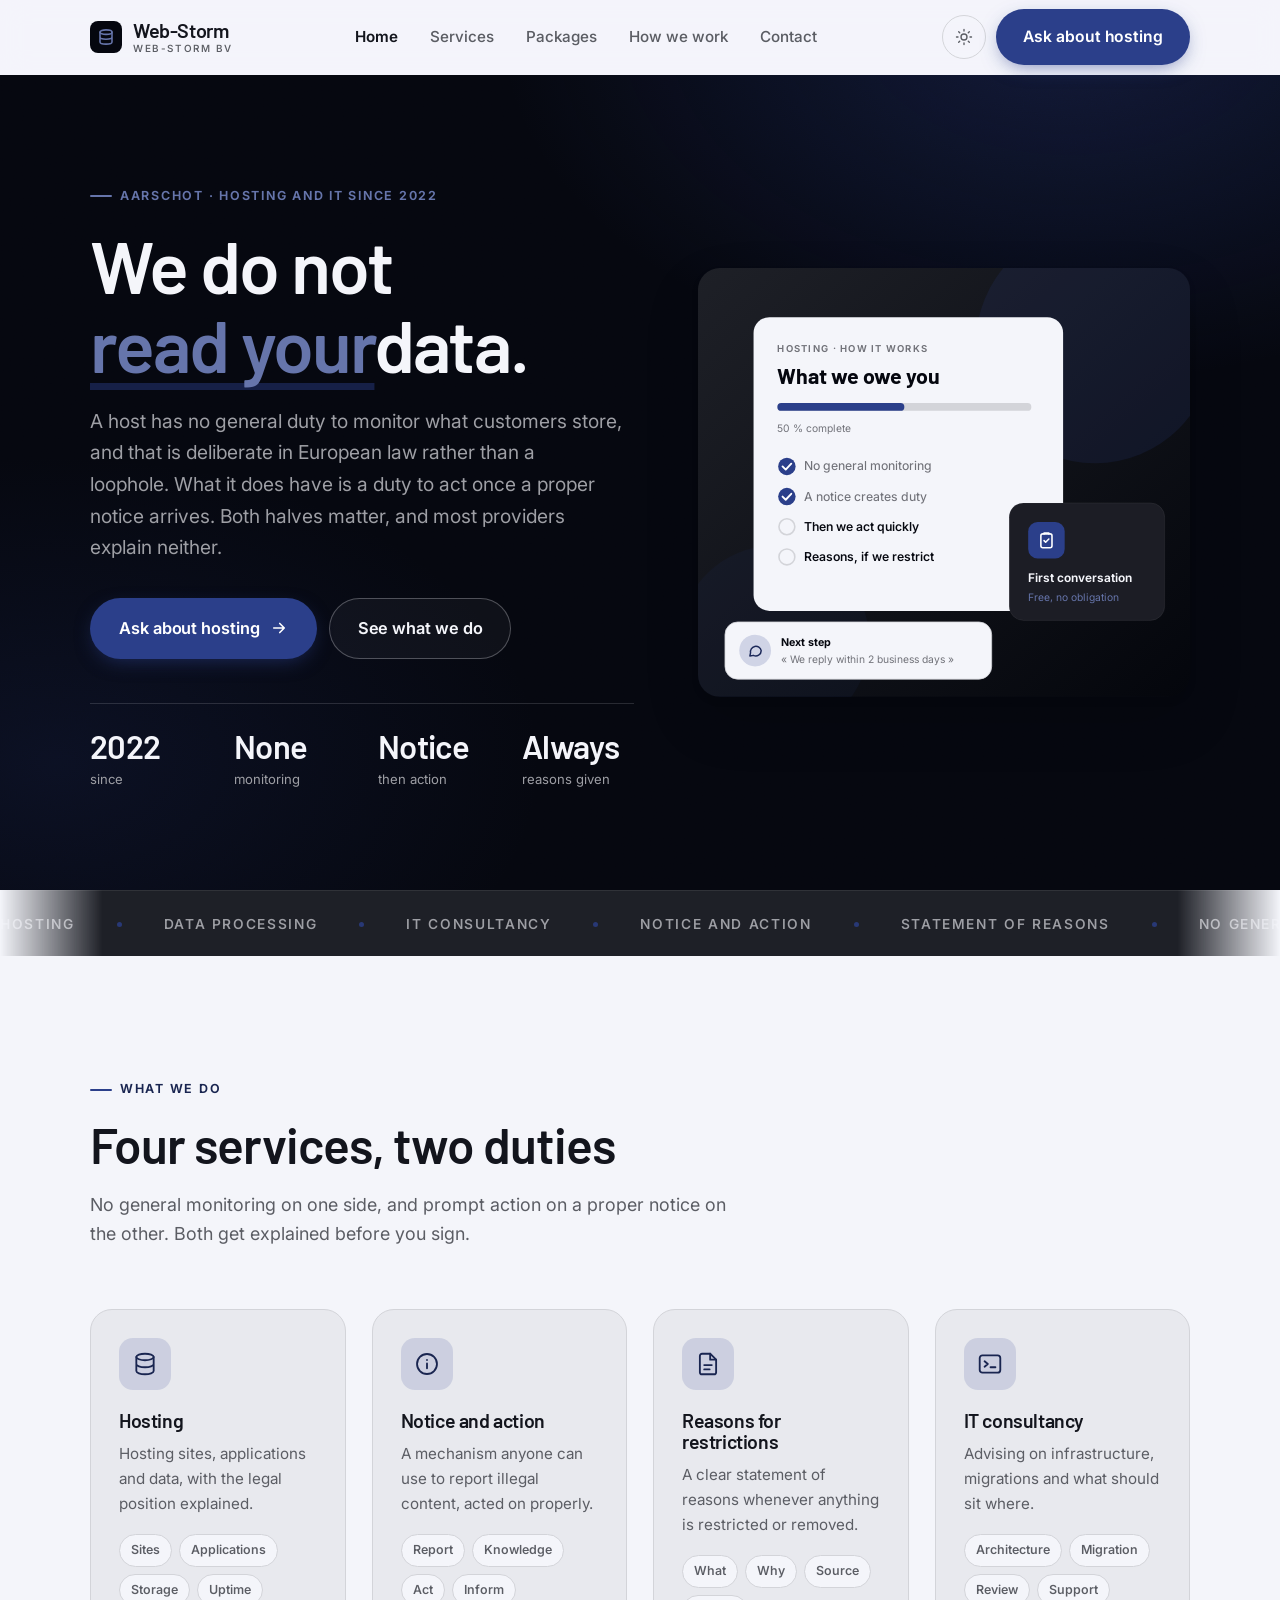
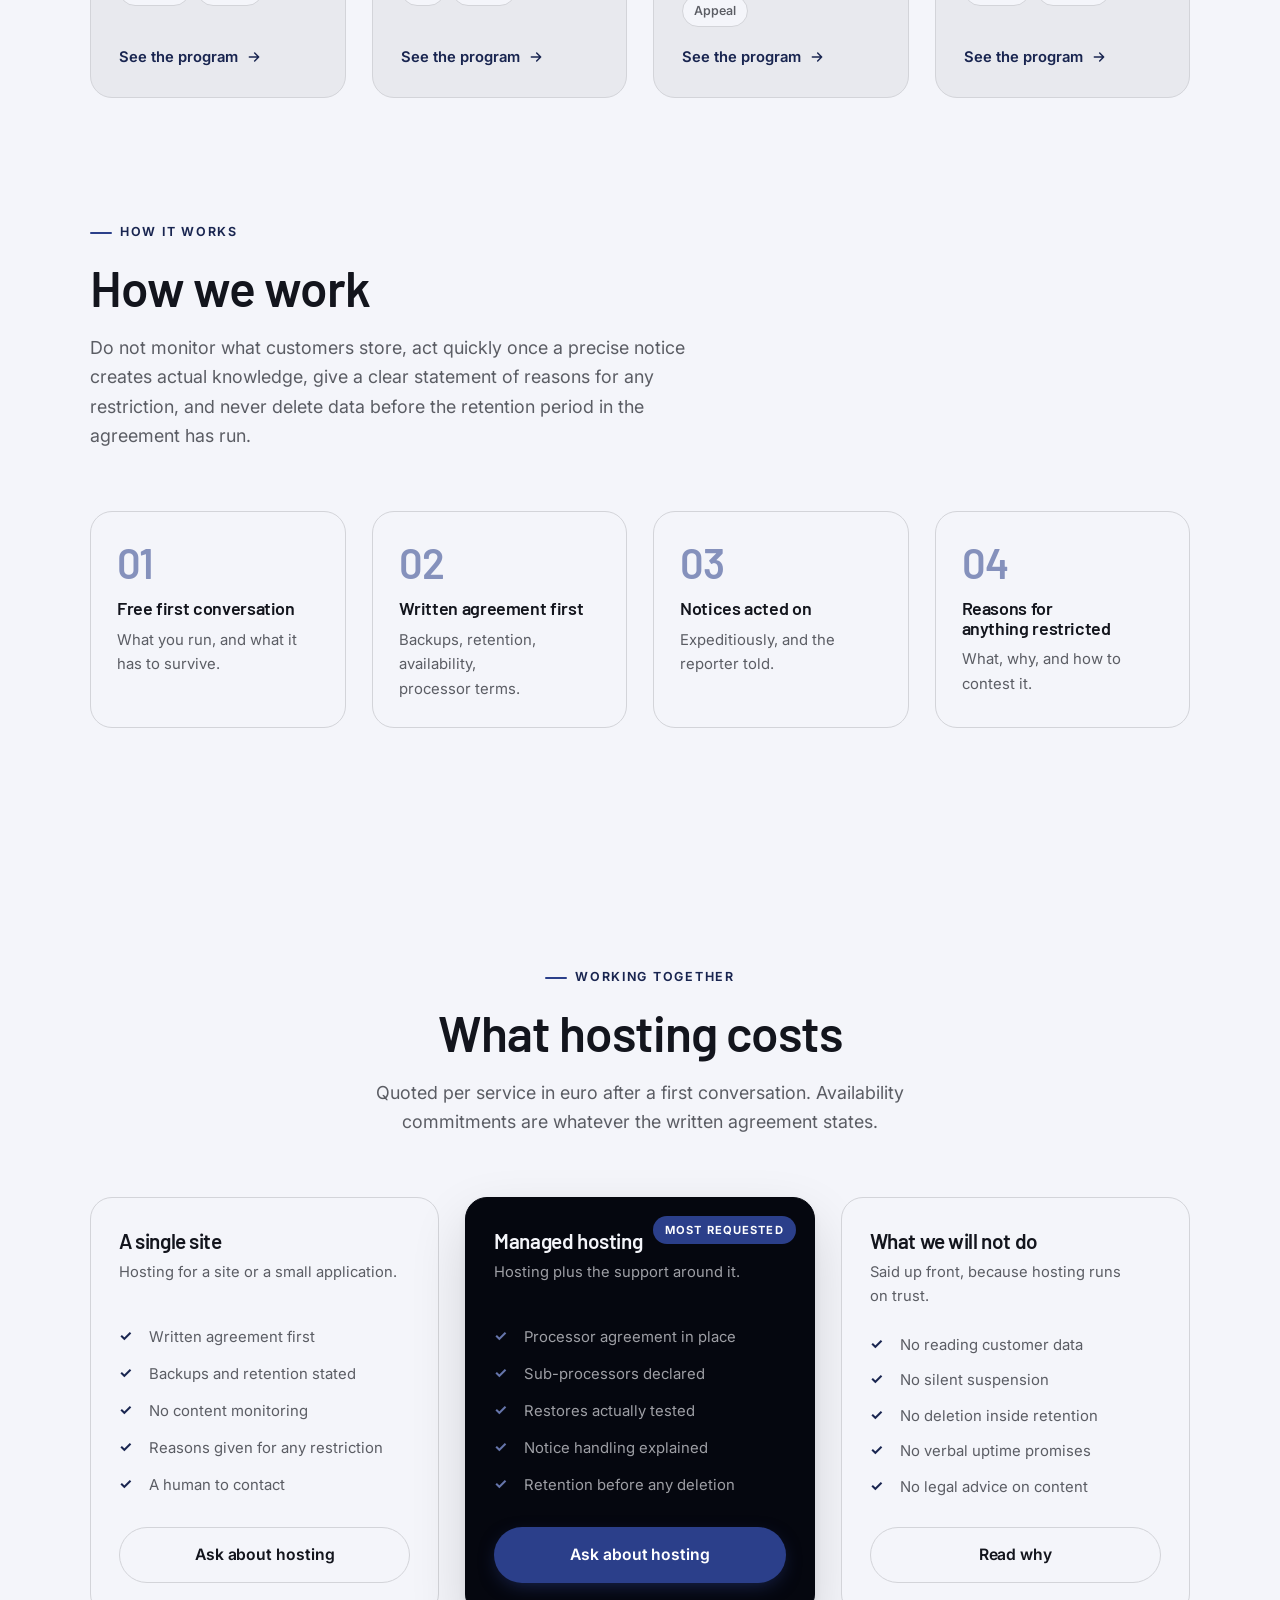
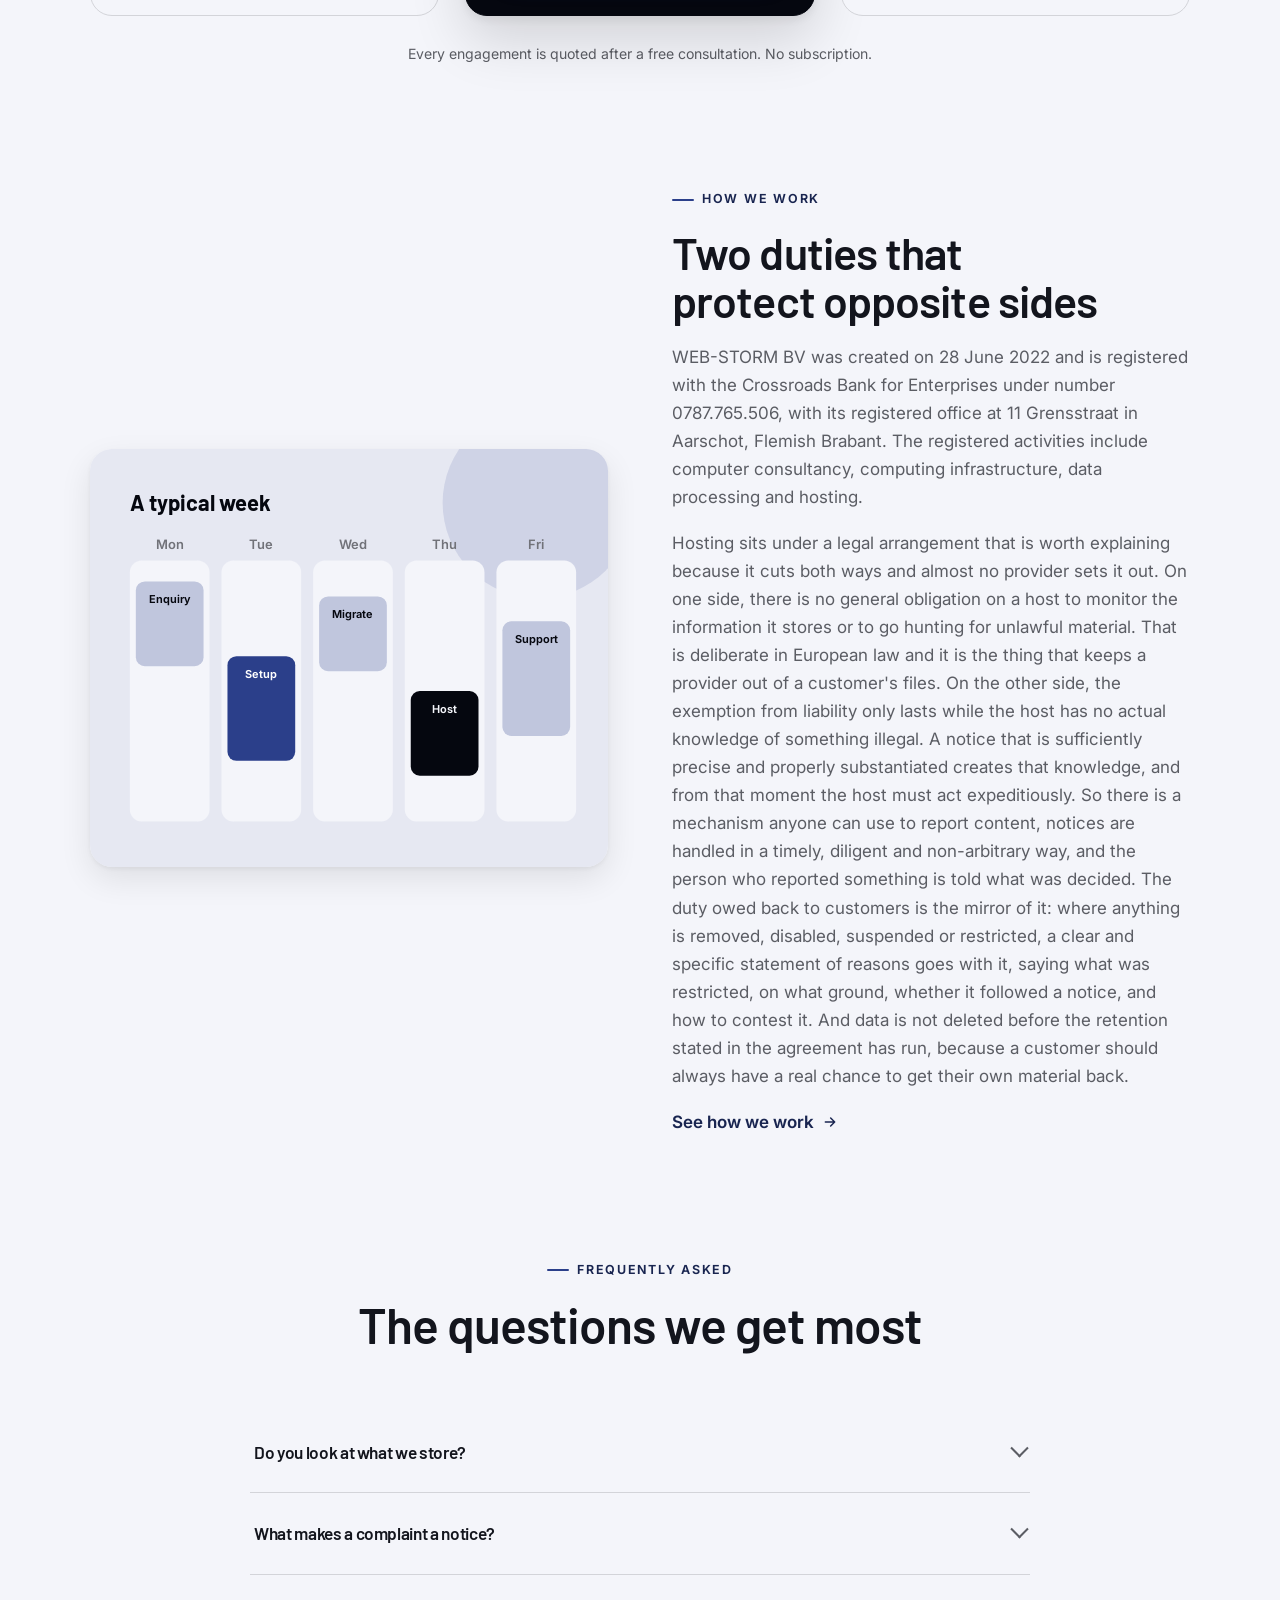
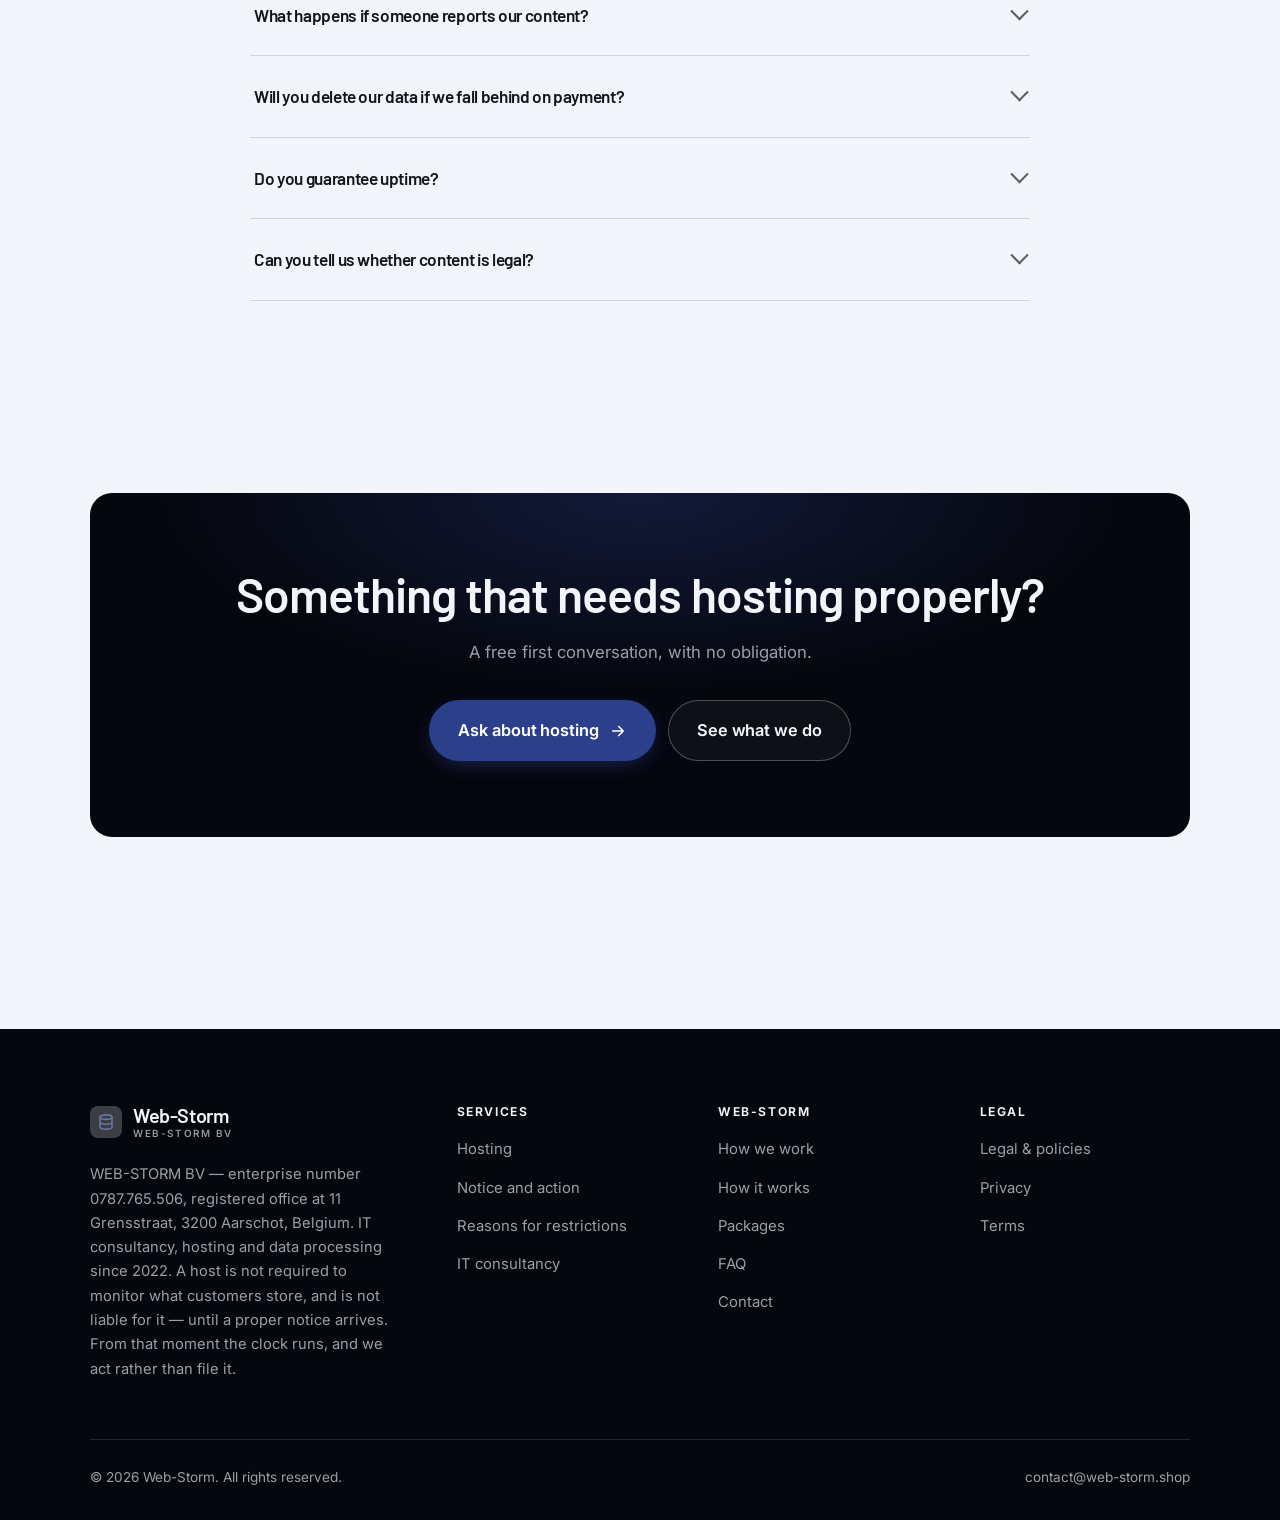
<file: index.html>
<!DOCTYPE html>
<html lang="en" class="no-js">
<head>
<meta charset="utf-8">
<meta name="viewport" content="width=device-width, initial-scale=1">
<title>Web-Storm — hosting and IT consultancy, Aarschot</title>
<meta name="description" content="WEB-STORM BV, hosting, data processing and IT consultancy in Flemish Brabant since 2022. Notice and action handled properly, with reasons given for any restriction.">
<link rel="canonical" href="https://web-storm.shop/">

<meta property="og:type" content="website">
<meta property="og:url" content="https://web-storm.shop/">
<meta property="og:site_name" content="Web-Storm">
<meta property="og:locale" content="en_US">
<meta property="og:title" content="Web-Storm — hosting and IT consultancy, Aarschot">
<meta property="og:description" content="WEB-STORM BV, hosting, data processing and IT consultancy in Flemish Brabant since 2022. Notice and action handled properly, with reasons given for any restriction.">
<meta name="theme-color" content="#05070f">

<link rel="icon" href="assets/img/favicon.svg" type="image/svg+xml">
<link rel="preconnect" href="https://fonts.googleapis.com">
<link rel="preconnect" href="https://fonts.gstatic.com" crossorigin>
<link rel="stylesheet" href="https://fonts.googleapis.com/css2?family=Barlow:wght@400;500;600;700&family=Inter:wght@400..700&display=swap">
<link rel="stylesheet" href="assets/css/style.css">

<!-- Thème appliqué avant le premier rendu (évite le flash) -->
<script>
document.documentElement.classList.remove('no-js');
(function(){try{var t=localStorage.getItem('site-theme');if(t){document.documentElement.setAttribute('data-theme',t);}}catch(e){}})();
</script>
<script type="application/ld+json">
{
  "@context": "https://schema.org",
  "@type": "Organization",
  "name": "Web-Storm",
  "url": "https://web-storm.shop/",
  "email": "contact@web-storm.shop",
  "description": "WEB-STORM BV, hosting, data processing and IT consultancy in Flemish Brabant since 2022. Notice and action handled properly, with reasons given for any restriction.",
  "areaServed": "US",
  "knowsLanguage": "en"
}
</script>
</head>

<body>
<a class="skip-link" href="#main">Skip to main content</a>

<header class="site-header">
  <nav class="wrap nav" aria-label="Main navigation">
    <a class="brand" href="index.html">
      <svg class="brand__mark" viewBox="0 0 64 64" aria-hidden="true">
        <rect class="bm-bg" width="64" height="64" rx="16"/>
        <g class="bm-ic" transform="translate(14 14) scale(1.5)" fill="none" stroke-width="2.1" stroke-linecap="round" stroke-linejoin="round"><ellipse cx="12" cy="5.5" rx="8" ry="3"/><path d="M4 5.5v13c0 1.7 3.6 3 8 3s8-1.3 8-3v-13M4 12c0 1.7 3.6 3 8 3s8-1.3 8-3"/></g>
      </svg>
      <span>Web-Storm<span class="brand__sub">WEB-STORM BV</span></span>
    </a>

    <ul class="nav__links" id="nav-links">
      <li><a href="index.html" aria-current="page">Home</a></li>
      <li><a href="programs.html">Services</a></li>
      <li><a href="index.html#pricing">Packages</a></li>
      <li><a href="about.html">How we work</a></li>
      <li><a href="contact.html">Contact</a></li>
      <li><a class="btn btn--primary" href="contact.html">Ask about hosting</a></li>
    </ul>

    <div class="nav__cta">
      <button class="theme-toggle" type="button" aria-label="Switch to dark theme">
        <svg class="icon-sun" viewBox="0 0 24 24" fill="none" stroke="currentColor" stroke-width="1.8" stroke-linecap="round" aria-hidden="true"><circle cx="12" cy="12" r="4"/><path d="M12 2v2m0 16v2M2 12h2m16 0h2M4.9 4.9l1.4 1.4m11.4 11.4 1.4 1.4M19.1 4.9l-1.4 1.4M6.3 17.7l-1.4 1.4"/></svg>
        <svg class="icon-moon" viewBox="0 0 24 24" fill="none" stroke="currentColor" stroke-width="1.8" stroke-linecap="round" stroke-linejoin="round" aria-hidden="true"><path d="M21 12.8A9 9 0 1 1 11.2 3a7 7 0 0 0 9.8 9.8z"/></svg>
      </button>
      <a class="btn btn--primary" href="contact.html">Ask about hosting</a>
      <button class="nav__toggle" type="button" aria-expanded="false" aria-controls="nav-links" aria-label="Open menu">
        <svg class="icon-open" viewBox="0 0 24 24" fill="none" stroke="currentColor" stroke-width="2" stroke-linecap="round" aria-hidden="true"><path d="M3 6h18M3 12h18M3 18h18"/></svg>
        <svg class="icon-close" viewBox="0 0 24 24" fill="none" stroke="currentColor" stroke-width="2" stroke-linecap="round" aria-hidden="true"><path d="M6 6l12 12M18 6L6 18"/></svg>
      </button>
    </div>
  </nav>
</header>

<main id="main">

<section class="hero">
  <div class="wrap hero__inner">
    <div>
      <span class="eyebrow hero__eyebrow">Aarschot · Hosting and IT since 2022</span>
      <h1>We do not<br> <em>read your</em>data.</h1>
      <p class="hero__lede">A host has no general duty to monitor what customers store, and that is deliberate in European law rather than a loophole. What it does have is a duty to act once a proper notice arrives. Both halves matter, and most providers explain neither.</p>

      <div class="hero__actions">
        <a class="btn btn--primary btn--lg" href="contact.html">Ask about hosting <svg viewBox="0 0 24 24" fill="none" stroke="currentColor" stroke-width="2.2" stroke-linecap="round" stroke-linejoin="round" aria-hidden="true"><path d="M5 12h14M13 6l6 6-6 6"/></svg></a>
        <a class="btn btn--on-dark btn--lg" href="programs.html">See what we do</a>
      </div>

      <ul class="hero__proof">
        <li><span class="stat__num">2022</span><span class="stat__label">since</span></li>
        <li><span class="stat__num">None</span><span class="stat__label">monitoring</span></li>
        <li><span class="stat__num">Notice</span><span class="stat__label">then action</span></li>
        <li><span class="stat__num">Always</span><span class="stat__label">reasons given</span></li>
      </ul>
    </div>

    <div class="hero__art">
      <svg viewBox="0 0 620 540" role="img" aria-label="How hosting at Web-Storm works, from no general monitoring through to notice and action.">
        <defs>
          <linearGradient id="hbg" x1="0" y1="0" x2="1" y2="1">
            <stop offset="0" stop-color="#1e2027"/><stop offset="1" stop-color="#04060c"/>
          </linearGradient>
        </defs>
        <rect width="620" height="540" rx="22" fill="url(#hbg)"/>
        <circle cx="500" cy="96" r="150" fill="#2b3f8a" opacity=".16"/>
        <circle cx="96" cy="470" r="120" fill="#2b3f8a" opacity=".08"/>

        <g style="font-family: var(--font-body)">
          <!-- Carte programme -->
          <rect x="70" y="62" width="390" height="370" rx="20" fill="#f4f5fa"/>
          <text x="100" y="106" font-size="12" font-weight="650" letter-spacing="1.6" fill="#717279">HOSTING · HOW IT WORKS</text>
          <text x="100" y="146" font-size="27" font-weight="700" fill="#05070f" style="font-family: var(--font-display)">What we owe you</text>
          <rect x="100" y="170" width="320" height="10" rx="5" fill="#d3d4d9"/>
          <rect x="100" y="170" width="160" height="10" rx="5" fill="#2b3f8a"/>
          <text x="100" y="206" font-size="13" fill="#717279">50 % complete</text>
          <circle cx="112" cy="250" r="11" fill="#2b3f8a"/><path d="M106.5 250l4 4 7-7.5" fill="none" stroke="#ffffff" stroke-width="2.4" stroke-linecap="round" stroke-linejoin="round"/><text x="134" y="255" font-size="15.5" fill="#717279" font-weight="450">No general monitoring</text>
          <circle cx="112" cy="288" r="11" fill="#2b3f8a"/><path d="M106.5 288l4 4 7-7.5" fill="none" stroke="#ffffff" stroke-width="2.4" stroke-linecap="round" stroke-linejoin="round"/><text x="134" y="293" font-size="15.5" fill="#717279" font-weight="450">A notice creates duty</text>
          <circle cx="112" cy="326" r="10" fill="none" stroke="#d3d4d9" stroke-width="2"/><text x="134" y="331" font-size="15.5" fill="#05070f" font-weight="560">Then we act quickly</text>
          <circle cx="112" cy="364" r="10" fill="none" stroke="#d3d4d9" stroke-width="2"/><text x="134" y="369" font-size="15.5" fill="#05070f" font-weight="560">Reasons, if we restrict</text>

          <!-- Carte séance -->
          <rect x="392" y="296" width="196" height="148" rx="18" fill="#1c1d25" stroke="#ffffff" stroke-opacity=".08"/>
          <rect x="416" y="320" width="46" height="46" rx="12" fill="#2b3f8a"/>
          <g transform="translate(427 331)" fill="none" stroke="#ffffff" color="#ffffff" stroke-width="2" stroke-linecap="round" stroke-linejoin="round"><rect x="5" y="4" width="14" height="17.5" rx="2.5"/><path d="M9 4V3h6v1M9 12.5l2 2 4-4"/></g>
          <text x="416" y="396" font-size="15" font-weight="650" fill="#f4f5fa">First conversation</text>
          <text x="416" y="420" font-size="13" fill="#6675ab">Free, no obligation</text>

          <!-- Retour du coach -->
          <rect x="34" y="446" width="336" height="72" rx="16" fill="#f4f5fa" stroke="#d3d4d9"/>
          <circle cx="72" cy="482" r="20" fill="#d0d4e6"/>
          <g transform="translate(62 472) scale(.84)" fill="none" stroke="#1c295a" stroke-width="2.2" stroke-linecap="round" stroke-linejoin="round"><path d="M21 12a8 8 0 0 1-11.6 7.1L4 20l1-4.6A8 8 0 1 1 21 12z"/></g>
          <text x="104" y="476" font-size="13.5" font-weight="700" fill="#05070f">Next step</text>
          <text x="104" y="498" font-size="13" fill="#717279">« We reply within 2 business days »</text>
        </g>
      </svg>
    </div>
  </div>
</section>

<div class="marquee" aria-hidden="true">
  <div class="marquee__track"><span>Hosting</span><span>Data processing</span><span>IT consultancy</span><span>Notice and action</span><span>Statement of reasons</span><span>No general monitoring</span><span>Processor agreements</span><span>Retention before deletion</span><span>Flemish Brabant</span><span>Since 2022</span><span>Hosting</span><span>Data processing</span><span>IT consultancy</span><span>Notice and action</span><span>Statement of reasons</span><span>No general monitoring</span><span>Processor agreements</span><span>Retention before deletion</span><span>Flemish Brabant</span><span>Since 2022</span></div>
</div>

<section class="section wrap" id="programs">
  <div class="section-head reveal">
    <span class="eyebrow">What we do</span>
    <h2>Four services, two duties</h2>
    <p>No general monitoring on one side, and prompt action on a proper notice on the other. Both get explained before you sign.</p>
  </div>
  <div class="grid grid--4 reveal-group">
    <a class="card" href="programs.html#hosting">
      <div class="card__icon"><svg viewBox="0 0 24 24" fill="none" stroke="currentColor" stroke-width="1.7" stroke-linecap="round" stroke-linejoin="round" aria-hidden="true"><ellipse cx="12" cy="5.5" rx="8" ry="3"/><path d="M4 5.5v13c0 1.7 3.6 3 8 3s8-1.3 8-3v-13M4 12c0 1.7 3.6 3 8 3s8-1.3 8-3"/></svg></div>
      <h3>Hosting</h3>
      <p>Hosting sites, applications and data, with the legal position explained.</p>
      <ul class="tags"><li>Sites</li><li>Applications</li><li>Storage</li><li>Uptime</li></ul>
      <span class="arrow-link">See the program <svg viewBox="0 0 24 24" fill="none" stroke="currentColor" stroke-width="2.2" stroke-linecap="round" stroke-linejoin="round" aria-hidden="true"><path d="M5 12h14M13 6l6 6-6 6"/></svg></span>
    </a>
    <a class="card" href="programs.html#notice">
      <div class="card__icon"><svg viewBox="0 0 24 24" fill="none" stroke="currentColor" stroke-width="1.7" stroke-linecap="round" stroke-linejoin="round" aria-hidden="true"><circle cx="12" cy="12" r="9.2"/><path d="M12 16v-4.5M12 8.2v.1"/></svg></div>
      <h3>Notice and action</h3>
      <p>A mechanism anyone can use to report illegal content, acted on properly.</p>
      <ul class="tags"><li>Report</li><li>Knowledge</li><li>Act</li><li>Inform</li></ul>
      <span class="arrow-link">See the program <svg viewBox="0 0 24 24" fill="none" stroke="currentColor" stroke-width="2.2" stroke-linecap="round" stroke-linejoin="round" aria-hidden="true"><path d="M5 12h14M13 6l6 6-6 6"/></svg></span>
    </a>
    <a class="card" href="programs.html#reasons">
      <div class="card__icon"><svg viewBox="0 0 24 24" fill="none" stroke="currentColor" stroke-width="1.7" stroke-linecap="round" stroke-linejoin="round" aria-hidden="true"><path d="M14 2.5H6.5A2 2 0 0 0 4.5 4.5v15a2 2 0 0 0 2 2h11a2 2 0 0 0 2-2V8z"/><path d="M14 2.5V8h5.5M8.5 13h7M8.5 17h5"/></svg></div>
      <h3>Reasons for restrictions</h3>
      <p>A clear statement of reasons whenever anything is restricted or removed.</p>
      <ul class="tags"><li>What</li><li>Why</li><li>Source</li><li>Appeal</li></ul>
      <span class="arrow-link">See the program <svg viewBox="0 0 24 24" fill="none" stroke="currentColor" stroke-width="2.2" stroke-linecap="round" stroke-linejoin="round" aria-hidden="true"><path d="M5 12h14M13 6l6 6-6 6"/></svg></span>
    </a>
    <a class="card" href="programs.html#consultancy">
      <div class="card__icon"><svg viewBox="0 0 24 24" fill="none" stroke="currentColor" stroke-width="1.7" stroke-linecap="round" stroke-linejoin="round" aria-hidden="true"><rect x="2.5" y="4" width="19" height="16" rx="2.5"/><path d="M7 9.5l3 2.5-3 2.5M12.5 15H17"/></svg></div>
      <h3>IT consultancy</h3>
      <p>Advising on infrastructure, migrations and what should sit where.</p>
      <ul class="tags"><li>Architecture</li><li>Migration</li><li>Review</li><li>Support</li></ul>
      <span class="arrow-link">See the program <svg viewBox="0 0 24 24" fill="none" stroke="currentColor" stroke-width="2.2" stroke-linecap="round" stroke-linejoin="round" aria-hidden="true"><path d="M5 12h14M13 6l6 6-6 6"/></svg></span>
    </a>
  </div>
</section>

<section class="section section--flush wrap" id="how-it-works">
  <div class="section-head reveal">
    <span class="eyebrow">How it works</span>
    <h2>How we work</h2>
    <p>Do not monitor what customers store, act quickly once a precise notice creates actual knowledge, give a clear statement of reasons for any restriction, and never delete data before the retention period in the agreement has run.</p>
  </div>
  <div class="grid grid--4 steps reveal-group">
    <article class="step">
      <h3>Free first conversation</h3>
      <p>What you run, and what it has to survive.</p>
    </article>
    <article class="step">
      <h3>Written agreement first</h3>
      <p>Backups, retention, availability, processor terms.</p>
    </article>
    <article class="step">
      <h3>Notices acted on</h3>
      <p>Expeditiously, and the reporter told.</p>
    </article>
    <article class="step">
      <h3>Reasons for anything restricted</h3>
      <p>What, why, and how to contest it.</p>
    </article>
  </div>
</section>

<section class="section wrap" id="pricing">
  <div class="section-head section-head--center reveal">
    <span class="eyebrow">Working together</span>
    <h2>What hosting costs</h2>
    <p>Quoted per service in euro after a first conversation. Availability commitments are whatever the written agreement states.</p>
  </div>
  <div class="grid grid--3 plans reveal-group">
    <article class="plan">
      
      <h3>A single site</h3>
      <p class="plan__desc">Hosting for a site or a small application.</p>
      
      <ul class="plan__features">
        <li>Written agreement first</li>
        <li>Backups and retention stated</li>
        <li>No content monitoring</li>
        <li>Reasons given for any restriction</li>
        <li>A human to contact</li>
      </ul>
      <a class="btn btn--ghost btn--block" href="contact.html">Ask about hosting</a>
    </article>
    <article class="plan plan--featured">
      <span class="plan__tag">Most requested</span>
      <h3>Managed hosting</h3>
      <p class="plan__desc">Hosting plus the support around it.</p>
      
      <ul class="plan__features">
        <li>Processor agreement in place</li>
        <li>Sub-processors declared</li>
        <li>Restores actually tested</li>
        <li>Notice handling explained</li>
        <li>Retention before any deletion</li>
      </ul>
      <a class="btn btn--primary btn--block" href="contact.html">Ask about hosting</a>
    </article>
    <article class="plan">
      
      <h3>What we will not do</h3>
      <p class="plan__desc">Said up front, because hosting runs on trust.</p>
      
      <ul class="plan__features">
        <li>No reading customer data</li>
        <li>No silent suspension</li>
        <li>No deletion inside retention</li>
        <li>No verbal uptime promises</li>
        <li>No legal advice on content</li>
      </ul>
      <a class="btn btn--ghost btn--block" href="contact.html">Read why</a>
    </article>
  </div>
  <p class="plans-note">Every engagement is quoted after a free consultation. No subscription.</p>
</section>

<section class="section section--flush wrap">
  <div class="split reveal">
    <div class="split__art">
      <svg viewBox="0 0 520 420" role="img" aria-label="Example of a typical week: Enquiry, Setup, Migrate, Host, Support.">
        <rect width="520" height="420" rx="20" fill="#e6e8f2"/>
        <circle cx="450" cy="54" r="96" fill="#2b3f8a" opacity=".12"/>
        <g style="font-family: var(--font-body)">
        <text x="40" y="62" font-size="22" font-weight="700" fill="#05070f" style="font-family: var(--font-display)">A typical week</text>
        <text x="80" y="100" text-anchor="middle" font-size="13" font-weight="600" fill="#717279">Mon</text>
        <rect x="40" y="112" width="80" height="262" rx="12" fill="#f4f5fa"/>
        <rect x="46" y="133" width="68" height="85" rx="9" fill="#c0c6dd"/>
        <text x="80" y="155" text-anchor="middle" font-size="11" font-weight="650" fill="#05070f">Enquiry</text>
        <text x="172" y="100" text-anchor="middle" font-size="13" font-weight="600" fill="#717279">Tue</text>
        <rect x="132" y="112" width="80" height="262" rx="12" fill="#f4f5fa"/>
        <rect x="138" y="208" width="68" height="105" rx="9" fill="#2b3f8a"/>
        <text x="172" y="230" text-anchor="middle" font-size="11" font-weight="650" fill="#ffffff">Setup</text>
        <text x="264" y="100" text-anchor="middle" font-size="13" font-weight="600" fill="#717279">Wed</text>
        <rect x="224" y="112" width="80" height="262" rx="12" fill="#f4f5fa"/>
        <rect x="230" y="148" width="68" height="75" rx="9" fill="#c0c6dd"/>
        <text x="264" y="170" text-anchor="middle" font-size="11" font-weight="650" fill="#05070f">Migrate</text>
        <text x="356" y="100" text-anchor="middle" font-size="13" font-weight="600" fill="#717279">Thu</text>
        <rect x="316" y="112" width="80" height="262" rx="12" fill="#f4f5fa"/>
        <rect x="322" y="243" width="68" height="85" rx="9" fill="#05070f"/>
        <text x="356" y="265" text-anchor="middle" font-size="11" font-weight="650" fill="#f4f5fa">Host</text>
        <text x="448" y="100" text-anchor="middle" font-size="13" font-weight="600" fill="#717279">Fri</text>
        <rect x="408" y="112" width="80" height="262" rx="12" fill="#f4f5fa"/>
        <rect x="414" y="173" width="68" height="115" rx="9" fill="#c0c6dd"/>
        <text x="448" y="195" text-anchor="middle" font-size="11" font-weight="650" fill="#05070f">Support</text>
        </g>
      </svg>
    </div>
    <div>
      <span class="eyebrow">How we work</span>
      <h2>Two duties that protect opposite sides</h2>
      <p>WEB-STORM BV was created on 28 June 2022 and is registered with the Crossroads Bank for Enterprises under number 0787.765.506, with its registered office at 11 Grensstraat in Aarschot, Flemish Brabant. The registered activities include computer consultancy, computing infrastructure, data processing and hosting.</p>
      <p>Hosting sits under a legal arrangement that is worth explaining because it cuts both ways and almost no provider sets it out. On one side, there is no general obligation on a host to monitor the information it stores or to go hunting for unlawful material. That is deliberate in European law and it is the thing that keeps a provider out of a customer's files. On the other side, the exemption from liability only lasts while the host has no actual knowledge of something illegal. A notice that is sufficiently precise and properly substantiated creates that knowledge, and from that moment the host must act expeditiously. So there is a mechanism anyone can use to report content, notices are handled in a timely, diligent and non-arbitrary way, and the person who reported something is told what was decided. The duty owed back to customers is the mirror of it: where anything is removed, disabled, suspended or restricted, a clear and specific statement of reasons goes with it, saying what was restricted, on what ground, whether it followed a notice, and how to contest it. And data is not deleted before the retention stated in the agreement has run, because a customer should always have a real chance to get their own material back.</p>
      <p><a class="arrow-link" href="about.html">See how we work <svg viewBox="0 0 24 24" fill="none" stroke="currentColor" stroke-width="2.2" stroke-linecap="round" stroke-linejoin="round" aria-hidden="true"><path d="M5 12h14M13 6l6 6-6 6"/></svg></a></p>
    </div>
  </div>
</section>

<section class="section section--flush wrap" id="faq">
  <div class="section-head section-head--center reveal">
    <span class="eyebrow">Frequently asked</span>
    <h2>The questions we get most</h2>
  </div>
  <div class="faq reveal">
    <details>
      <summary>Do you look at what we store?</summary>
      <p>No, and there is no general obligation on a host to monitor the information it stores or to search actively for illegal activity. That is a deliberate feature of the European framework rather than a gap, and it is the reason your provider is not reading through your files. What changes the position is actual knowledge of something unlawful, which arrives through a notice rather than through routine inspection.</p>
    </details>
    <details>
      <summary>What makes a complaint a notice?</summary>
      <p>Precision. A notice must be sufficiently precise and adequately substantiated to be capable of creating actual knowledge, which in practice means identifying what the content is, where it is, and why it is said to be illegal. A vague assertion that something somewhere is objectionable is not a notice and we will say so rather than acting on it. Once a proper notice arrives, the obligation to act expeditiously begins.</p>
    </details>
    <details>
      <summary>What happens if someone reports our content?</summary>
      <p>It is assessed in a timely, diligent, non-arbitrary and objective way, and you are told. If anything of yours is restricted, you receive a clear and specific statement of reasons setting out what was restricted, the ground relied on, whether it followed a notice or our own check, and how to contest the decision. We will not cut something off and leave you to work out why from a monitoring alert.</p>
    </details>
    <details>
      <summary>Will you delete our data if we fall behind on payment?</summary>
      <p>Not without the agreement's notice period and retention period having run. Suspension for non-payment or breach follows what the written agreement says, and data is not deleted before the stated retention has expired, so you retain a realistic opportunity to retrieve it. Agreeing that in advance matters far more than it seems to on the day of signing.</p>
    </details>
    <details>
      <summary>Do you guarantee uptime?</summary>
      <p>Only to the extent a written service level agreement says so, and anything stated verbally about uptime is worth nothing at three in the morning. If availability matters to you, it belongs in the agreement with a number attached. The same goes for backups: do not assume one exists or that it covers what you think it covers unless the agreement says so, and ask when a restore was last actually tested.</p>
    </details>
    <details>
      <summary>Can you tell us whether content is legal?</summary>
      <p>No. We are not lawyers and we do not give legal advice, and whether a particular piece of content is lawful is a question for your own adviser. What we can tell you is how notices are handled here, what would happen if one arrived about your material, and what you would receive from us if we had to restrict anything. Those are the operational facts you can actually plan around.</p>
    </details>
  </div>
</section>

<section class="wrap section--tight">
  <div class="cta-band reveal">
    <h2>Something that needs hosting properly?</h2>
    <p>A free first conversation, with no obligation.</p>
    <div class="hero__actions">
      <a class="btn btn--primary btn--lg" href="contact.html">Ask about hosting <svg viewBox="0 0 24 24" fill="none" stroke="currentColor" stroke-width="2.2" stroke-linecap="round" stroke-linejoin="round" aria-hidden="true"><path d="M5 12h14M13 6l6 6-6 6"/></svg></a>
      <a class="btn btn--on-dark btn--lg" href="programs.html">See what we do</a>
    </div>
  </div>
</section>

</main>

<footer class="site-footer">
  <div class="wrap">
    <div class="footer__grid">
      <div class="footer__brand">
        <a class="brand" href="index.html">
          <svg class="brand__mark" viewBox="0 0 64 64" aria-hidden="true">
        <rect class="bm-bg" width="64" height="64" rx="16"/>
        <g class="bm-ic" transform="translate(14 14) scale(1.5)" fill="none" stroke-width="2.1" stroke-linecap="round" stroke-linejoin="round"><ellipse cx="12" cy="5.5" rx="8" ry="3"/><path d="M4 5.5v13c0 1.7 3.6 3 8 3s8-1.3 8-3v-13M4 12c0 1.7 3.6 3 8 3s8-1.3 8-3"/></g>
      </svg>
          <span>Web-Storm<span class="brand__sub">WEB-STORM BV</span></span>
        </a>
        <p>WEB-STORM BV — enterprise number 0787.765.506, registered office at 11 Grensstraat, 3200 Aarschot, Belgium. IT consultancy, hosting and data processing since 2022. A host is not required to monitor what customers store, and is not liable for it — until a proper notice arrives. From that moment the clock runs, and we act rather than file it.</p>
      </div>

      <div class="footer__col">
        <h4>Services</h4>
        <ul>
          <li><a href="programs.html#hosting">Hosting</a></li>
          <li><a href="programs.html#notice">Notice and action</a></li>
          <li><a href="programs.html#reasons">Reasons for restrictions</a></li>
          <li><a href="programs.html#consultancy">IT consultancy</a></li>
        </ul>
      </div>

      <div class="footer__col">
        <h4>Web-Storm</h4>
        <ul>
          <li><a href="about.html">How we work</a></li>
          <li><a href="index.html#how-it-works">How it works</a></li>
          <li><a href="index.html#pricing">Packages</a></li>
          <li><a href="index.html#faq">FAQ</a></li>
          <li><a href="contact.html">Contact</a></li>
        </ul>
      </div>

      <div class="footer__col">
        <h4>Legal</h4>
        <ul>
          <li><a href="legal.html">Legal &amp; policies</a></li>
          <li><a href="legal.html#privacy">Privacy</a></li>
          <li><a href="legal.html#terms">Terms</a></li>
        </ul>
      </div>
    </div>

    <div class="footer__bottom">
      <p>© <span data-year>2026</span> Web-Storm. All rights reserved.</p>
      <p><a href="mailto:contact@web-storm.shop">contact@web-storm.shop</a></p>
    </div>
  </div>
</footer>

<script src="assets/js/main.js" defer></script>
</body>
</html>
</file>
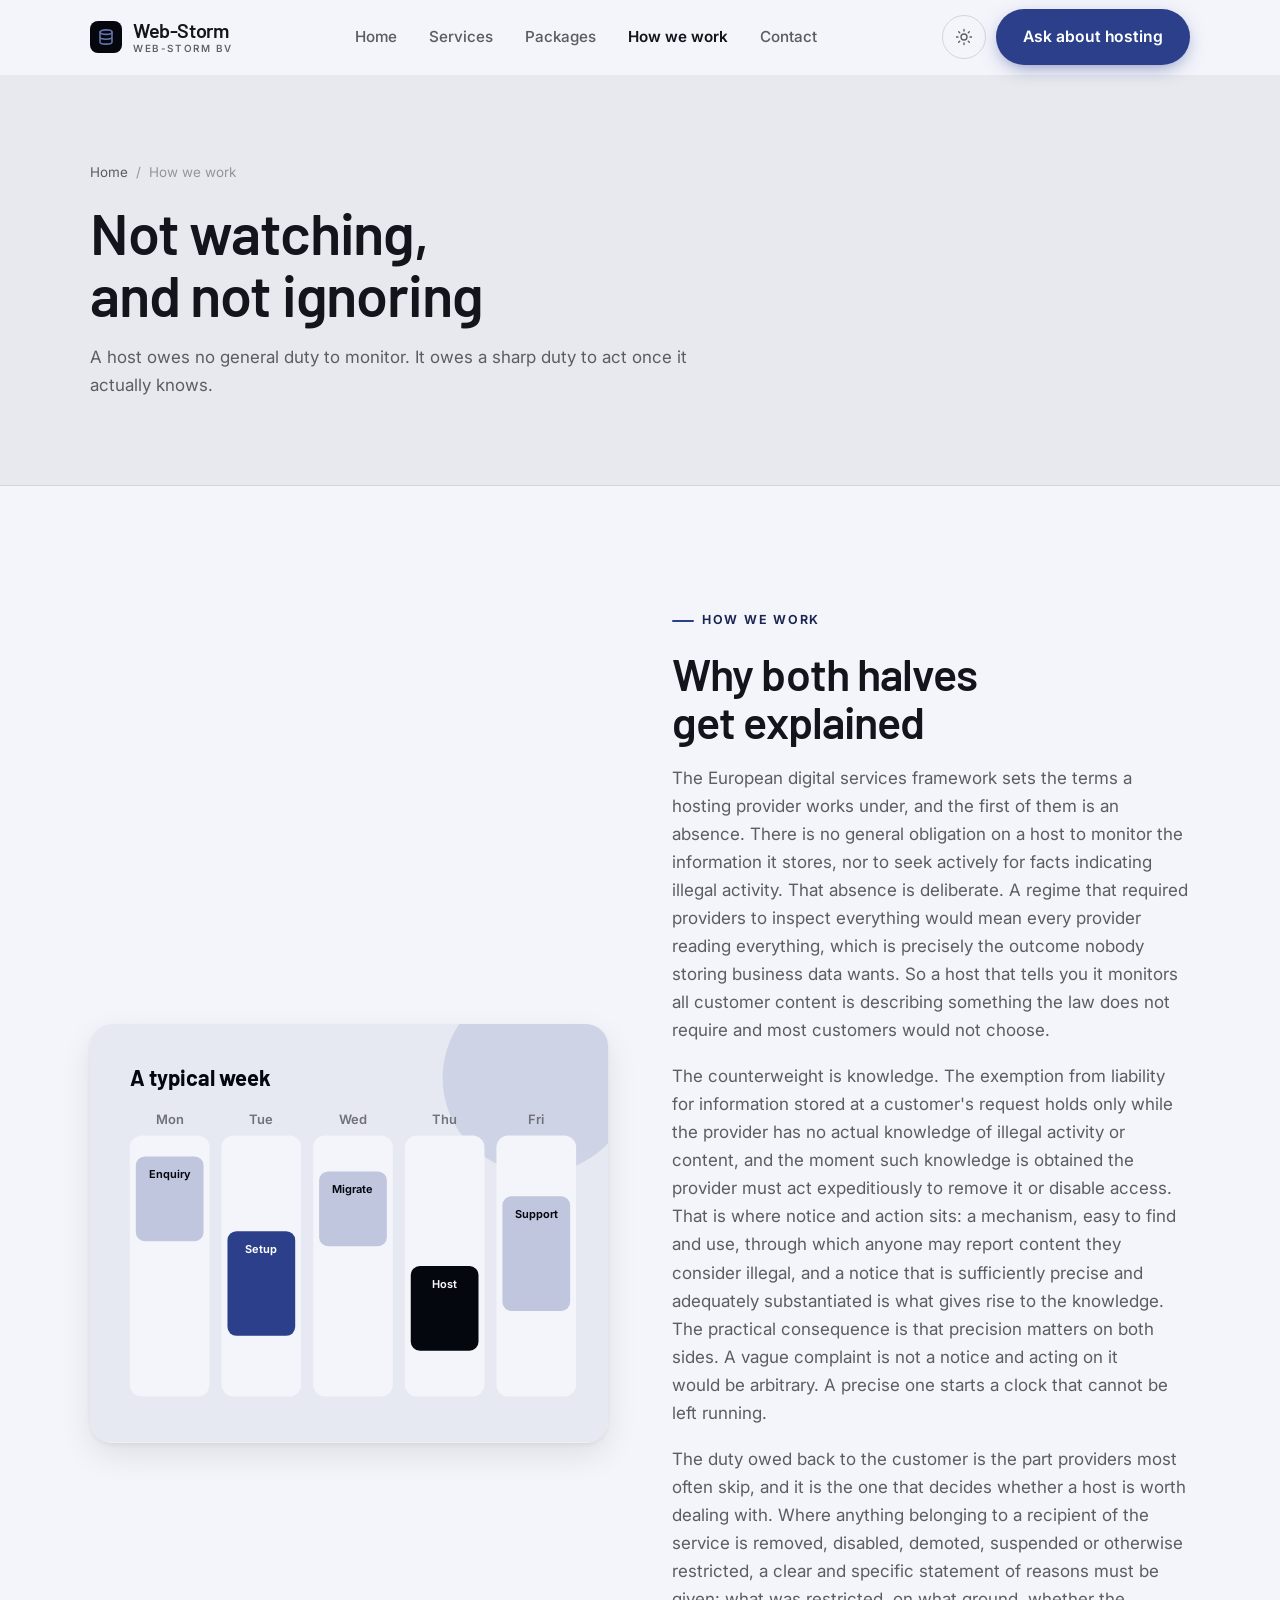
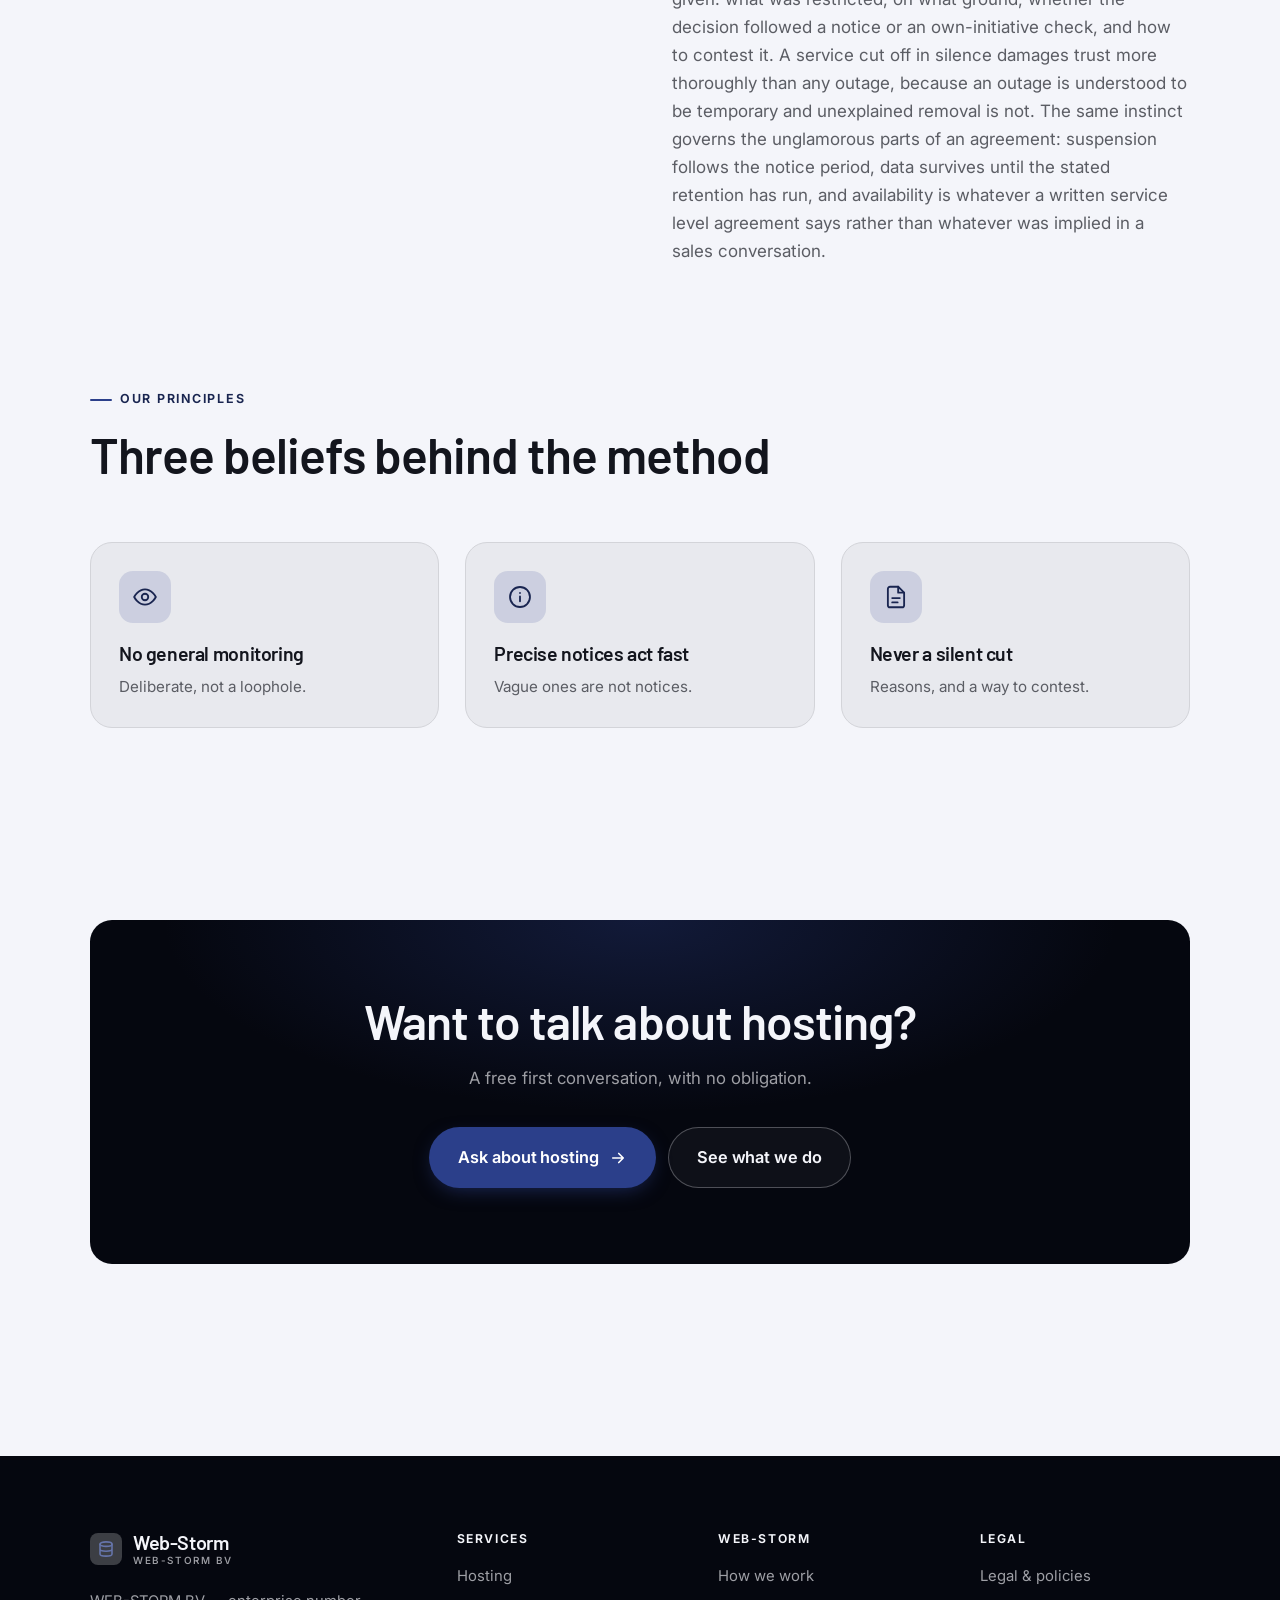
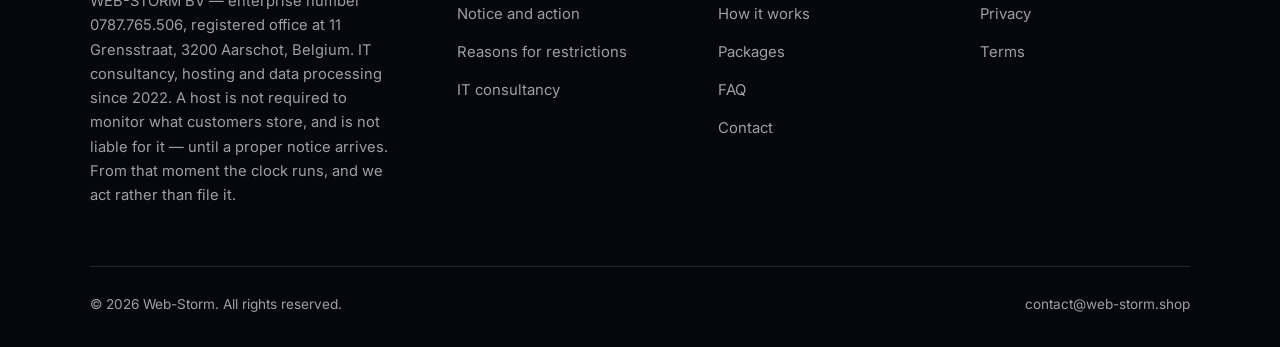
<file: about.html>
<!DOCTYPE html>
<html lang="en" class="no-js">
<head>
<meta charset="utf-8">
<meta name="viewport" content="width=device-width, initial-scale=1">
<title>How we work — Web-Storm</title>
<meta name="description" content="About WEB-STORM BV, hosting, data processing and IT consultancy in Aarschot, Flemish Brabant, since 2022.">
<link rel="canonical" href="https://web-storm.shop/about.html">

<meta property="og:type" content="website">
<meta property="og:url" content="https://web-storm.shop/about.html">
<meta property="og:site_name" content="Web-Storm">
<meta property="og:locale" content="en_US">
<meta property="og:title" content="How we work — Web-Storm">
<meta property="og:description" content="About WEB-STORM BV, hosting, data processing and IT consultancy in Aarschot, Flemish Brabant, since 2022.">
<meta name="theme-color" content="#05070f">

<link rel="icon" href="assets/img/favicon.svg" type="image/svg+xml">
<link rel="preconnect" href="https://fonts.googleapis.com">
<link rel="preconnect" href="https://fonts.gstatic.com" crossorigin>
<link rel="stylesheet" href="https://fonts.googleapis.com/css2?family=Barlow:wght@400;500;600;700&family=Inter:wght@400..700&display=swap">
<link rel="stylesheet" href="assets/css/style.css">

<!-- Thème appliqué avant le premier rendu (évite le flash) -->
<script>
document.documentElement.classList.remove('no-js');
(function(){try{var t=localStorage.getItem('site-theme');if(t){document.documentElement.setAttribute('data-theme',t);}}catch(e){}})();
</script>
</head>

<body>
<a class="skip-link" href="#main">Skip to main content</a>

<header class="site-header">
  <nav class="wrap nav" aria-label="Main navigation">
    <a class="brand" href="index.html">
      <svg class="brand__mark" viewBox="0 0 64 64" aria-hidden="true">
        <rect class="bm-bg" width="64" height="64" rx="16"/>
        <g class="bm-ic" transform="translate(14 14) scale(1.5)" fill="none" stroke-width="2.1" stroke-linecap="round" stroke-linejoin="round"><ellipse cx="12" cy="5.5" rx="8" ry="3"/><path d="M4 5.5v13c0 1.7 3.6 3 8 3s8-1.3 8-3v-13M4 12c0 1.7 3.6 3 8 3s8-1.3 8-3"/></g>
      </svg>
      <span>Web-Storm<span class="brand__sub">WEB-STORM BV</span></span>
    </a>

    <ul class="nav__links" id="nav-links">
      <li><a href="index.html">Home</a></li>
      <li><a href="programs.html">Services</a></li>
      <li><a href="index.html#pricing">Packages</a></li>
      <li><a href="about.html" aria-current="page">How we work</a></li>
      <li><a href="contact.html">Contact</a></li>
      <li><a class="btn btn--primary" href="contact.html">Ask about hosting</a></li>
    </ul>

    <div class="nav__cta">
      <button class="theme-toggle" type="button" aria-label="Switch to dark theme">
        <svg class="icon-sun" viewBox="0 0 24 24" fill="none" stroke="currentColor" stroke-width="1.8" stroke-linecap="round" aria-hidden="true"><circle cx="12" cy="12" r="4"/><path d="M12 2v2m0 16v2M2 12h2m16 0h2M4.9 4.9l1.4 1.4m11.4 11.4 1.4 1.4M19.1 4.9l-1.4 1.4M6.3 17.7l-1.4 1.4"/></svg>
        <svg class="icon-moon" viewBox="0 0 24 24" fill="none" stroke="currentColor" stroke-width="1.8" stroke-linecap="round" stroke-linejoin="round" aria-hidden="true"><path d="M21 12.8A9 9 0 1 1 11.2 3a7 7 0 0 0 9.8 9.8z"/></svg>
      </button>
      <a class="btn btn--primary" href="contact.html">Ask about hosting</a>
      <button class="nav__toggle" type="button" aria-expanded="false" aria-controls="nav-links" aria-label="Open menu">
        <svg class="icon-open" viewBox="0 0 24 24" fill="none" stroke="currentColor" stroke-width="2" stroke-linecap="round" aria-hidden="true"><path d="M3 6h18M3 12h18M3 18h18"/></svg>
        <svg class="icon-close" viewBox="0 0 24 24" fill="none" stroke="currentColor" stroke-width="2" stroke-linecap="round" aria-hidden="true"><path d="M6 6l12 12M18 6L6 18"/></svg>
      </button>
    </div>
  </nav>
</header>

<main id="main">

<section class="page-head">
  <div class="wrap">
    <nav class="breadcrumb" aria-label="Breadcrumb">
      <a href="index.html">Home</a><span>/</span><span aria-current="page">How we work</span>
    </nav>
    <h1>Not watching, and not ignoring</h1>
    <p>A host owes no general duty to monitor. It owes a sharp duty to act once it actually knows.</p>
  </div>
</section>

<section class="section wrap">
  <div class="split reveal">
    <div class="split__art">
      <svg viewBox="0 0 520 420" role="img" aria-label="Example of a typical week: Enquiry, Setup, Migrate, Host, Support.">
        <rect width="520" height="420" rx="20" fill="#e6e8f2"/>
        <circle cx="450" cy="54" r="96" fill="#2b3f8a" opacity=".12"/>
        <g style="font-family: var(--font-body)">
        <text x="40" y="62" font-size="22" font-weight="700" fill="#05070f" style="font-family: var(--font-display)">A typical week</text>
        <text x="80" y="100" text-anchor="middle" font-size="13" font-weight="600" fill="#717279">Mon</text>
        <rect x="40" y="112" width="80" height="262" rx="12" fill="#f4f5fa"/>
        <rect x="46" y="133" width="68" height="85" rx="9" fill="#c0c6dd"/>
        <text x="80" y="155" text-anchor="middle" font-size="11" font-weight="650" fill="#05070f">Enquiry</text>
        <text x="172" y="100" text-anchor="middle" font-size="13" font-weight="600" fill="#717279">Tue</text>
        <rect x="132" y="112" width="80" height="262" rx="12" fill="#f4f5fa"/>
        <rect x="138" y="208" width="68" height="105" rx="9" fill="#2b3f8a"/>
        <text x="172" y="230" text-anchor="middle" font-size="11" font-weight="650" fill="#ffffff">Setup</text>
        <text x="264" y="100" text-anchor="middle" font-size="13" font-weight="600" fill="#717279">Wed</text>
        <rect x="224" y="112" width="80" height="262" rx="12" fill="#f4f5fa"/>
        <rect x="230" y="148" width="68" height="75" rx="9" fill="#c0c6dd"/>
        <text x="264" y="170" text-anchor="middle" font-size="11" font-weight="650" fill="#05070f">Migrate</text>
        <text x="356" y="100" text-anchor="middle" font-size="13" font-weight="600" fill="#717279">Thu</text>
        <rect x="316" y="112" width="80" height="262" rx="12" fill="#f4f5fa"/>
        <rect x="322" y="243" width="68" height="85" rx="9" fill="#05070f"/>
        <text x="356" y="265" text-anchor="middle" font-size="11" font-weight="650" fill="#f4f5fa">Host</text>
        <text x="448" y="100" text-anchor="middle" font-size="13" font-weight="600" fill="#717279">Fri</text>
        <rect x="408" y="112" width="80" height="262" rx="12" fill="#f4f5fa"/>
        <rect x="414" y="173" width="68" height="115" rx="9" fill="#c0c6dd"/>
        <text x="448" y="195" text-anchor="middle" font-size="11" font-weight="650" fill="#05070f">Support</text>
        </g>
      </svg>
    </div>
    <div>
      <span class="eyebrow">How we work</span>
      <h2>Why both halves get explained</h2>
      <p>The European digital services framework sets the terms a hosting provider works under, and the first of them is an absence. There is no general obligation on a host to monitor the information it stores, nor to seek actively for facts indicating illegal activity. That absence is deliberate. A regime that required providers to inspect everything would mean every provider reading everything, which is precisely the outcome nobody storing business data wants. So a host that tells you it monitors all customer content is describing something the law does not require and most customers would not choose.</p>
      <p>The counterweight is knowledge. The exemption from liability for information stored at a customer's request holds only while the provider has no actual knowledge of illegal activity or content, and the moment such knowledge is obtained the provider must act expeditiously to remove it or disable access. That is where notice and action sits: a mechanism, easy to find and use, through which anyone may report content they consider illegal, and a notice that is sufficiently precise and adequately substantiated is what gives rise to the knowledge. The practical consequence is that precision matters on both sides. A vague complaint is not a notice and acting on it would be arbitrary. A precise one starts a clock that cannot be left running.</p>
      <p>The duty owed back to the customer is the part providers most often skip, and it is the one that decides whether a host is worth dealing with. Where anything belonging to a recipient of the service is removed, disabled, demoted, suspended or otherwise restricted, a clear and specific statement of reasons must be given: what was restricted, on what ground, whether the decision followed a notice or an own-initiative check, and how to contest it. A service cut off in silence damages trust more thoroughly than any outage, because an outage is understood to be temporary and unexplained removal is not. The same instinct governs the unglamorous parts of an agreement: suspension follows the notice period, data survives until the stated retention has run, and availability is whatever a written service level agreement says rather than whatever was implied in a sales conversation.</p>
      <!--
        TO DO: add a short introduction of the coach (name, real background),
        with a photo if possible. Do not invent credentials — see README.md.
      -->
    </div>
  </div>
</section>

<section class="section section--flush wrap">
  <div class="section-head reveal">
    <span class="eyebrow">Our principles</span>
    <h2>Three beliefs behind the method</h2>
  </div>
  <div class="grid grid--3 reveal-group">
    <article class="card">
      <div class="card__icon"><svg viewBox="0 0 24 24" fill="none" stroke="currentColor" stroke-width="1.7" stroke-linecap="round" stroke-linejoin="round" aria-hidden="true"><path d="M2 12s3.6-7 10-7 10 7 10 7-3.6 7-10 7S2 12 2 12z"/><circle cx="12" cy="12" r="3"/></svg></div>
      <h3>No general monitoring</h3>
      <p>Deliberate, not a loophole.</p>
    </article>
    <article class="card">
      <div class="card__icon"><svg viewBox="0 0 24 24" fill="none" stroke="currentColor" stroke-width="1.7" stroke-linecap="round" stroke-linejoin="round" aria-hidden="true"><circle cx="12" cy="12" r="9.2"/><path d="M12 16v-4.5M12 8.2v.1"/></svg></div>
      <h3>Precise notices act fast</h3>
      <p>Vague ones are not notices.</p>
    </article>
    <article class="card">
      <div class="card__icon"><svg viewBox="0 0 24 24" fill="none" stroke="currentColor" stroke-width="1.7" stroke-linecap="round" stroke-linejoin="round" aria-hidden="true"><path d="M14 2.5H6.5A2 2 0 0 0 4.5 4.5v15a2 2 0 0 0 2 2h11a2 2 0 0 0 2-2V8z"/><path d="M14 2.5V8h5.5M8.5 13h7M8.5 17h5"/></svg></div>
      <h3>Never a silent cut</h3>
      <p>Reasons, and a way to contest.</p>
    </article>
  </div>
</section>

<section class="wrap section--tight">
  <div class="cta-band reveal">
    <h2>Want to talk about hosting?</h2>
    <p>A free first conversation, with no obligation.</p>
    <div class="hero__actions">
      <a class="btn btn--primary btn--lg" href="contact.html">Ask about hosting <svg viewBox="0 0 24 24" fill="none" stroke="currentColor" stroke-width="2.2" stroke-linecap="round" stroke-linejoin="round" aria-hidden="true"><path d="M5 12h14M13 6l6 6-6 6"/></svg></a>
      <a class="btn btn--on-dark btn--lg" href="programs.html">See what we do</a>
    </div>
  </div>
</section>

</main>

<footer class="site-footer">
  <div class="wrap">
    <div class="footer__grid">
      <div class="footer__brand">
        <a class="brand" href="index.html">
          <svg class="brand__mark" viewBox="0 0 64 64" aria-hidden="true">
        <rect class="bm-bg" width="64" height="64" rx="16"/>
        <g class="bm-ic" transform="translate(14 14) scale(1.5)" fill="none" stroke-width="2.1" stroke-linecap="round" stroke-linejoin="round"><ellipse cx="12" cy="5.5" rx="8" ry="3"/><path d="M4 5.5v13c0 1.7 3.6 3 8 3s8-1.3 8-3v-13M4 12c0 1.7 3.6 3 8 3s8-1.3 8-3"/></g>
      </svg>
          <span>Web-Storm<span class="brand__sub">WEB-STORM BV</span></span>
        </a>
        <p>WEB-STORM BV — enterprise number 0787.765.506, registered office at 11 Grensstraat, 3200 Aarschot, Belgium. IT consultancy, hosting and data processing since 2022. A host is not required to monitor what customers store, and is not liable for it — until a proper notice arrives. From that moment the clock runs, and we act rather than file it.</p>
      </div>

      <div class="footer__col">
        <h4>Services</h4>
        <ul>
          <li><a href="programs.html#hosting">Hosting</a></li>
          <li><a href="programs.html#notice">Notice and action</a></li>
          <li><a href="programs.html#reasons">Reasons for restrictions</a></li>
          <li><a href="programs.html#consultancy">IT consultancy</a></li>
        </ul>
      </div>

      <div class="footer__col">
        <h4>Web-Storm</h4>
        <ul>
          <li><a href="about.html">How we work</a></li>
          <li><a href="index.html#how-it-works">How it works</a></li>
          <li><a href="index.html#pricing">Packages</a></li>
          <li><a href="index.html#faq">FAQ</a></li>
          <li><a href="contact.html">Contact</a></li>
        </ul>
      </div>

      <div class="footer__col">
        <h4>Legal</h4>
        <ul>
          <li><a href="legal.html">Legal &amp; policies</a></li>
          <li><a href="legal.html#privacy">Privacy</a></li>
          <li><a href="legal.html#terms">Terms</a></li>
        </ul>
      </div>
    </div>

    <div class="footer__bottom">
      <p>© <span data-year>2026</span> Web-Storm. All rights reserved.</p>
      <p><a href="mailto:contact@web-storm.shop">contact@web-storm.shop</a></p>
    </div>
  </div>
</footer>

<script src="assets/js/main.js" defer></script>
</body>
</html>
</file>
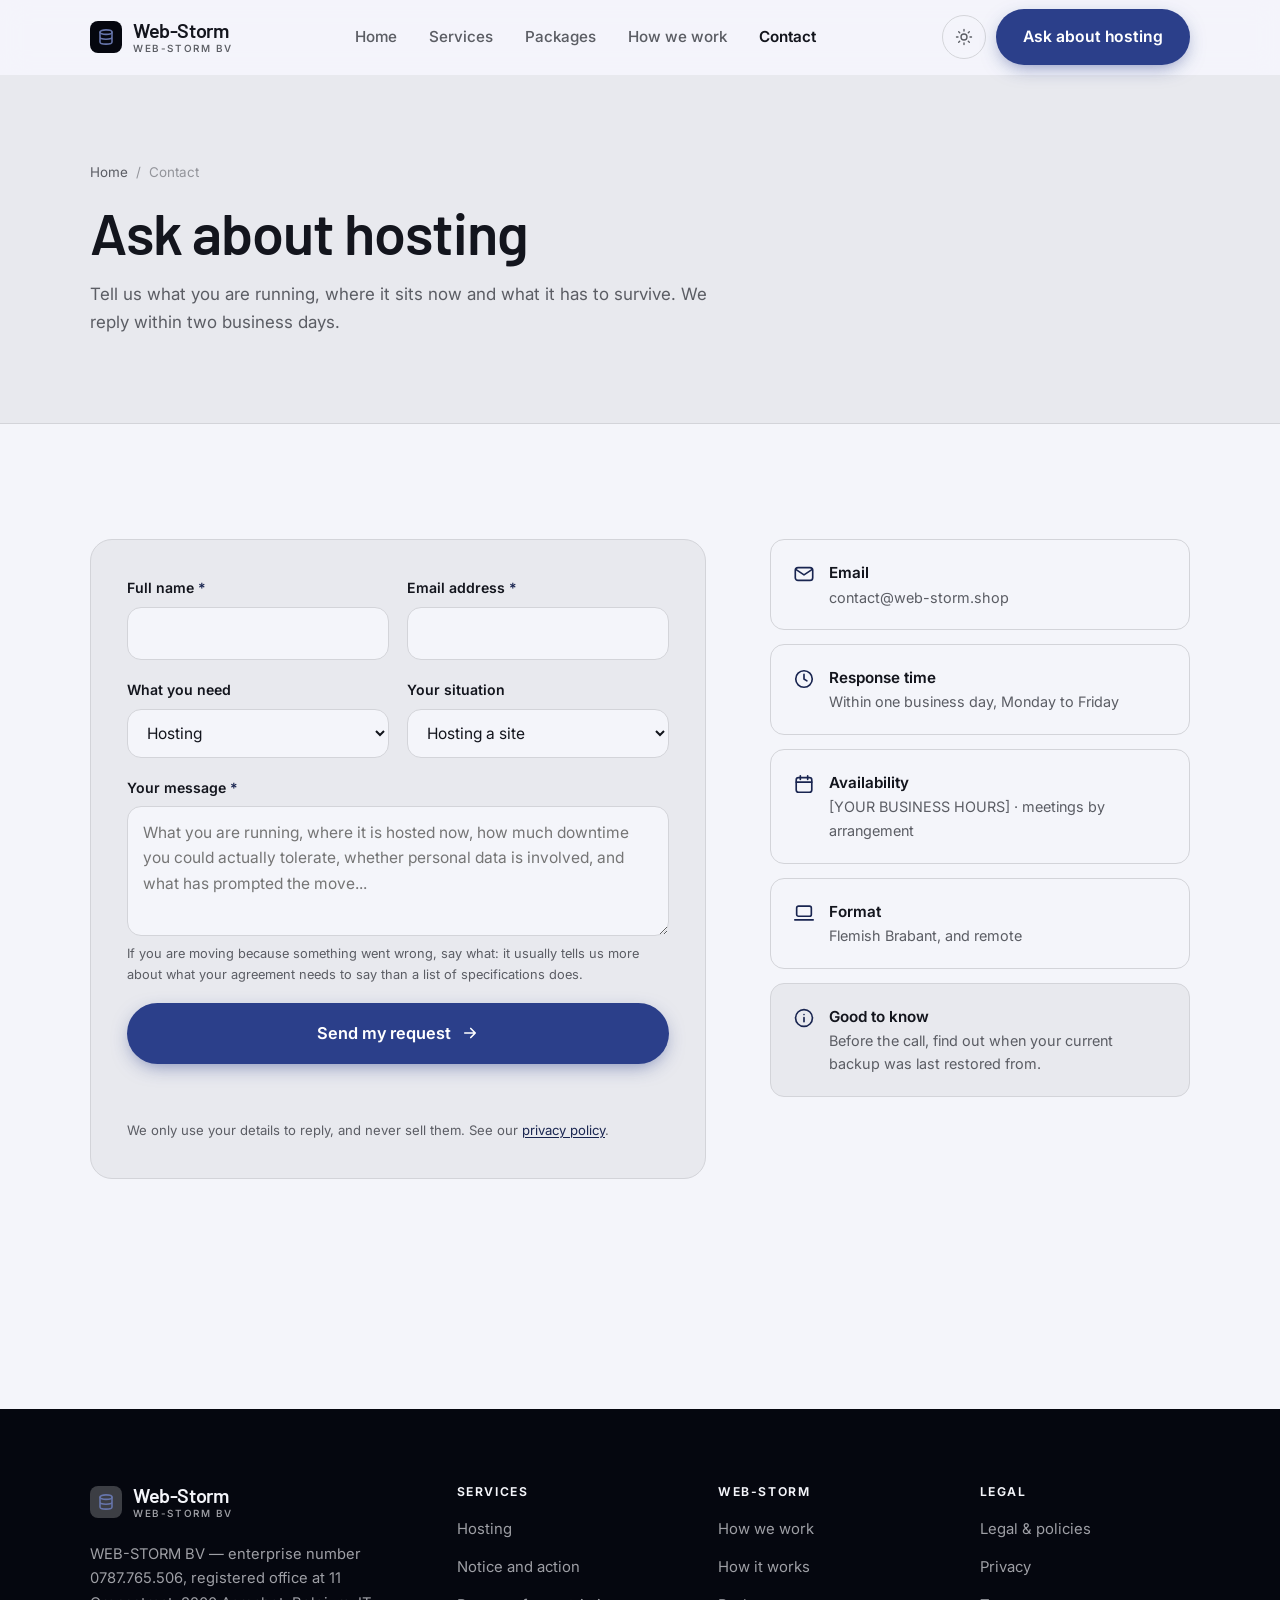
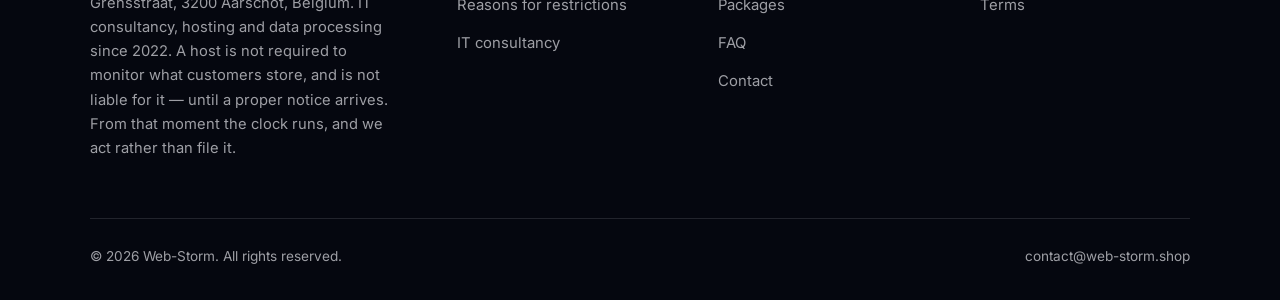
<file: contact.html>
<!DOCTYPE html>
<html lang="en" class="no-js">
<head>
<meta charset="utf-8">
<meta name="viewport" content="width=device-width, initial-scale=1">
<title>Contact — Web-Storm</title>
<meta name="description" content="Contact WEB-STORM BV about hosting, data processing or IT consultancy. We reply within two business days.">
<link rel="canonical" href="https://web-storm.shop/contact.html">

<meta property="og:type" content="website">
<meta property="og:url" content="https://web-storm.shop/contact.html">
<meta property="og:site_name" content="Web-Storm">
<meta property="og:locale" content="en_US">
<meta property="og:title" content="Contact — Web-Storm">
<meta property="og:description" content="Contact WEB-STORM BV about hosting, data processing or IT consultancy. We reply within two business days.">
<meta name="theme-color" content="#05070f">

<link rel="icon" href="assets/img/favicon.svg" type="image/svg+xml">
<link rel="preconnect" href="https://fonts.googleapis.com">
<link rel="preconnect" href="https://fonts.gstatic.com" crossorigin>
<link rel="stylesheet" href="https://fonts.googleapis.com/css2?family=Barlow:wght@400;500;600;700&family=Inter:wght@400..700&display=swap">
<link rel="stylesheet" href="assets/css/style.css">

<!-- Thème appliqué avant le premier rendu (évite le flash) -->
<script>
document.documentElement.classList.remove('no-js');
(function(){try{var t=localStorage.getItem('site-theme');if(t){document.documentElement.setAttribute('data-theme',t);}}catch(e){}})();
</script>
</head>

<body>
<a class="skip-link" href="#main">Skip to main content</a>

<header class="site-header">
  <nav class="wrap nav" aria-label="Main navigation">
    <a class="brand" href="index.html">
      <svg class="brand__mark" viewBox="0 0 64 64" aria-hidden="true">
        <rect class="bm-bg" width="64" height="64" rx="16"/>
        <g class="bm-ic" transform="translate(14 14) scale(1.5)" fill="none" stroke-width="2.1" stroke-linecap="round" stroke-linejoin="round"><ellipse cx="12" cy="5.5" rx="8" ry="3"/><path d="M4 5.5v13c0 1.7 3.6 3 8 3s8-1.3 8-3v-13M4 12c0 1.7 3.6 3 8 3s8-1.3 8-3"/></g>
      </svg>
      <span>Web-Storm<span class="brand__sub">WEB-STORM BV</span></span>
    </a>

    <ul class="nav__links" id="nav-links">
      <li><a href="index.html">Home</a></li>
      <li><a href="programs.html">Services</a></li>
      <li><a href="index.html#pricing">Packages</a></li>
      <li><a href="about.html">How we work</a></li>
      <li><a href="contact.html" aria-current="page">Contact</a></li>
      <li><a class="btn btn--primary" href="contact.html">Ask about hosting</a></li>
    </ul>

    <div class="nav__cta">
      <button class="theme-toggle" type="button" aria-label="Switch to dark theme">
        <svg class="icon-sun" viewBox="0 0 24 24" fill="none" stroke="currentColor" stroke-width="1.8" stroke-linecap="round" aria-hidden="true"><circle cx="12" cy="12" r="4"/><path d="M12 2v2m0 16v2M2 12h2m16 0h2M4.9 4.9l1.4 1.4m11.4 11.4 1.4 1.4M19.1 4.9l-1.4 1.4M6.3 17.7l-1.4 1.4"/></svg>
        <svg class="icon-moon" viewBox="0 0 24 24" fill="none" stroke="currentColor" stroke-width="1.8" stroke-linecap="round" stroke-linejoin="round" aria-hidden="true"><path d="M21 12.8A9 9 0 1 1 11.2 3a7 7 0 0 0 9.8 9.8z"/></svg>
      </button>
      <a class="btn btn--primary" href="contact.html">Ask about hosting</a>
      <button class="nav__toggle" type="button" aria-expanded="false" aria-controls="nav-links" aria-label="Open menu">
        <svg class="icon-open" viewBox="0 0 24 24" fill="none" stroke="currentColor" stroke-width="2" stroke-linecap="round" aria-hidden="true"><path d="M3 6h18M3 12h18M3 18h18"/></svg>
        <svg class="icon-close" viewBox="0 0 24 24" fill="none" stroke="currentColor" stroke-width="2" stroke-linecap="round" aria-hidden="true"><path d="M6 6l12 12M18 6L6 18"/></svg>
      </button>
    </div>
  </nav>
</header>

<main id="main">

<section class="page-head">
  <div class="wrap">
    <nav class="breadcrumb" aria-label="Breadcrumb">
      <a href="index.html">Home</a><span>/</span><span aria-current="page">Contact</span>
    </nav>
    <h1>Ask about hosting</h1>
    <p>Tell us what you are running, where it sits now and what it has to survive. We reply within two business days.</p>
  </div>
</section>

<section class="section wrap">
  <div class="form-layout">

    <!--
      FORM: the action attribute holds a placeholder id. Create a free form at
      https://formspree.io and replace VOTRE_ID_FORMSPREE. Until then, the button
      opens the visitor's email app with a pre-filled message to contact@web-storm.shop.
    -->
    <form class="form" id="contact-form" action="https://formspree.io/f/VOTRE_ID_FORMSPREE" method="POST"
          data-email="contact@web-storm.shop" data-subject="Hosting enquiry"
          data-msg-mail="Your email app will open with the message ready to send." data-msg-sending="Sending…"
          data-msg-ok="Thanks! Your message is on its way. We reply within one business day." data-msg-err="Sending failed. Please email us directly at">
      <div class="form__row">
        <div class="field">
          <label for="nom">Full name <span class="req" aria-hidden="true">*</span></label>
          <input type="text" id="nom" name="nom" autocomplete="name" required>
        </div>
        <div class="field">
          <label for="email">Email address <span class="req" aria-hidden="true">*</span></label>
          <input type="email" id="email" name="email" autocomplete="email" required>
        </div>
      </div>

      <div class="form__row">
        <div class="field">
          <label for="programme">What you need</label>
          <select id="programme" name="programme">
            <option>Hosting</option>
            <option>Notice and action</option>
            <option>Reasons for restrictions</option>
            <option>IT consultancy</option>
            <option>Not sure yet</option>
          </select>
        </div>
        <div class="field">
          <label for="niveau">Your situation</label>
          <select id="niveau" name="niveau">
            <option>Hosting a site</option>
            <option>Managed hosting</option>
            <option>A migration</option>
            <option>IT consultancy</option>
          </select>
        </div>
      </div>

      <div class="field">
        <label for="message">Your message <span class="req" aria-hidden="true">*</span></label>
        <textarea id="message" name="message" required placeholder="What you are running, where it is hosted now, how much downtime you could actually tolerate, whether personal data is involved, and what has prompted the move..."></textarea>
        <span class="field__hint">If you are moving because something went wrong, say what: it usually tells us more about what your agreement needs to say than a list of specifications does.</span>
      </div>

      <!-- Bot trap: hidden from humans -->
      <div class="visually-hidden" aria-hidden="true">
        <label for="site-web">Leave this field empty</label>
        <input type="text" id="site-web" name="_gotcha" tabindex="-1" autocomplete="off">
      </div>

      <button class="btn btn--primary btn--lg" type="submit">Send my request <svg viewBox="0 0 24 24" fill="none" stroke="currentColor" stroke-width="2.2" stroke-linecap="round" stroke-linejoin="round" aria-hidden="true"><path d="M5 12h14M13 6l6 6-6 6"/></svg></button>

      <p id="form-status" class="form__status" role="status" aria-live="polite"></p>

      <p class="form__note">
        We only use your details to reply, and never sell them. See our <a href="legal.html#privacy">privacy policy</a>.
      </p>
    </form>

    <aside class="contact-aside">
      <div class="contact-card">
        <svg viewBox="0 0 24 24" fill="none" stroke="currentColor" stroke-width="1.8" stroke-linecap="round" stroke-linejoin="round" aria-hidden="true"><rect x="2.5" y="5" width="19" height="14" rx="3"/><path d="M3 7l9 6 9-6"/></svg>
        <div><b>Email</b><a href="mailto:contact@web-storm.shop">contact@web-storm.shop</a></div>
      </div>
      <div class="contact-card">
        <svg viewBox="0 0 24 24" fill="none" stroke="currentColor" stroke-width="1.8" stroke-linecap="round" stroke-linejoin="round" aria-hidden="true"><circle cx="12" cy="12" r="9"/><path d="M12 7v5l3.2 2"/></svg>
        <div><b>Response time</b><span>Within one business day, Monday to Friday</span></div>
      </div>
      <div class="contact-card">
        <svg viewBox="0 0 24 24" fill="none" stroke="currentColor" stroke-width="1.8" stroke-linecap="round" stroke-linejoin="round" aria-hidden="true"><rect x="3.5" y="5" width="17" height="16" rx="2.5"/><path d="M8 3v4M16 3v4M3.5 10h17"/></svg>
        <div><b>Availability</b><span>[YOUR BUSINESS HOURS] · meetings by arrangement</span></div>
      </div>
      <div class="contact-card">
        <svg viewBox="0 0 24 24" fill="none" stroke="currentColor" stroke-width="1.8" stroke-linecap="round" stroke-linejoin="round" aria-hidden="true"><rect x="4" y="4.5" width="16" height="11" rx="2"/><path d="M2 19.5h20"/></svg>
        <div><b>Format</b><span>Flemish Brabant, and remote</span></div>
      </div>
      <div class="contact-card contact-card--soft">
        <svg viewBox="0 0 24 24" fill="none" stroke="currentColor" stroke-width="1.8" stroke-linecap="round" stroke-linejoin="round" aria-hidden="true"><circle cx="12" cy="12" r="9.2"/><path d="M12 16v-4.5M12 8.2v.1"/></svg>
        <div><b>Good to know</b><span>Before the call, find out when your current backup was last restored from.</span></div>
      </div>
    </aside>

  </div>
</section>

</main>

<footer class="site-footer">
  <div class="wrap">
    <div class="footer__grid">
      <div class="footer__brand">
        <a class="brand" href="index.html">
          <svg class="brand__mark" viewBox="0 0 64 64" aria-hidden="true">
        <rect class="bm-bg" width="64" height="64" rx="16"/>
        <g class="bm-ic" transform="translate(14 14) scale(1.5)" fill="none" stroke-width="2.1" stroke-linecap="round" stroke-linejoin="round"><ellipse cx="12" cy="5.5" rx="8" ry="3"/><path d="M4 5.5v13c0 1.7 3.6 3 8 3s8-1.3 8-3v-13M4 12c0 1.7 3.6 3 8 3s8-1.3 8-3"/></g>
      </svg>
          <span>Web-Storm<span class="brand__sub">WEB-STORM BV</span></span>
        </a>
        <p>WEB-STORM BV — enterprise number 0787.765.506, registered office at 11 Grensstraat, 3200 Aarschot, Belgium. IT consultancy, hosting and data processing since 2022. A host is not required to monitor what customers store, and is not liable for it — until a proper notice arrives. From that moment the clock runs, and we act rather than file it.</p>
      </div>

      <div class="footer__col">
        <h4>Services</h4>
        <ul>
          <li><a href="programs.html#hosting">Hosting</a></li>
          <li><a href="programs.html#notice">Notice and action</a></li>
          <li><a href="programs.html#reasons">Reasons for restrictions</a></li>
          <li><a href="programs.html#consultancy">IT consultancy</a></li>
        </ul>
      </div>

      <div class="footer__col">
        <h4>Web-Storm</h4>
        <ul>
          <li><a href="about.html">How we work</a></li>
          <li><a href="index.html#how-it-works">How it works</a></li>
          <li><a href="index.html#pricing">Packages</a></li>
          <li><a href="index.html#faq">FAQ</a></li>
          <li><a href="contact.html">Contact</a></li>
        </ul>
      </div>

      <div class="footer__col">
        <h4>Legal</h4>
        <ul>
          <li><a href="legal.html">Legal &amp; policies</a></li>
          <li><a href="legal.html#privacy">Privacy</a></li>
          <li><a href="legal.html#terms">Terms</a></li>
        </ul>
      </div>
    </div>

    <div class="footer__bottom">
      <p>© <span data-year>2026</span> Web-Storm. All rights reserved.</p>
      <p><a href="mailto:contact@web-storm.shop">contact@web-storm.shop</a></p>
    </div>
  </div>
</footer>

<script src="assets/js/main.js" defer></script>
</body>
</html>
</file>
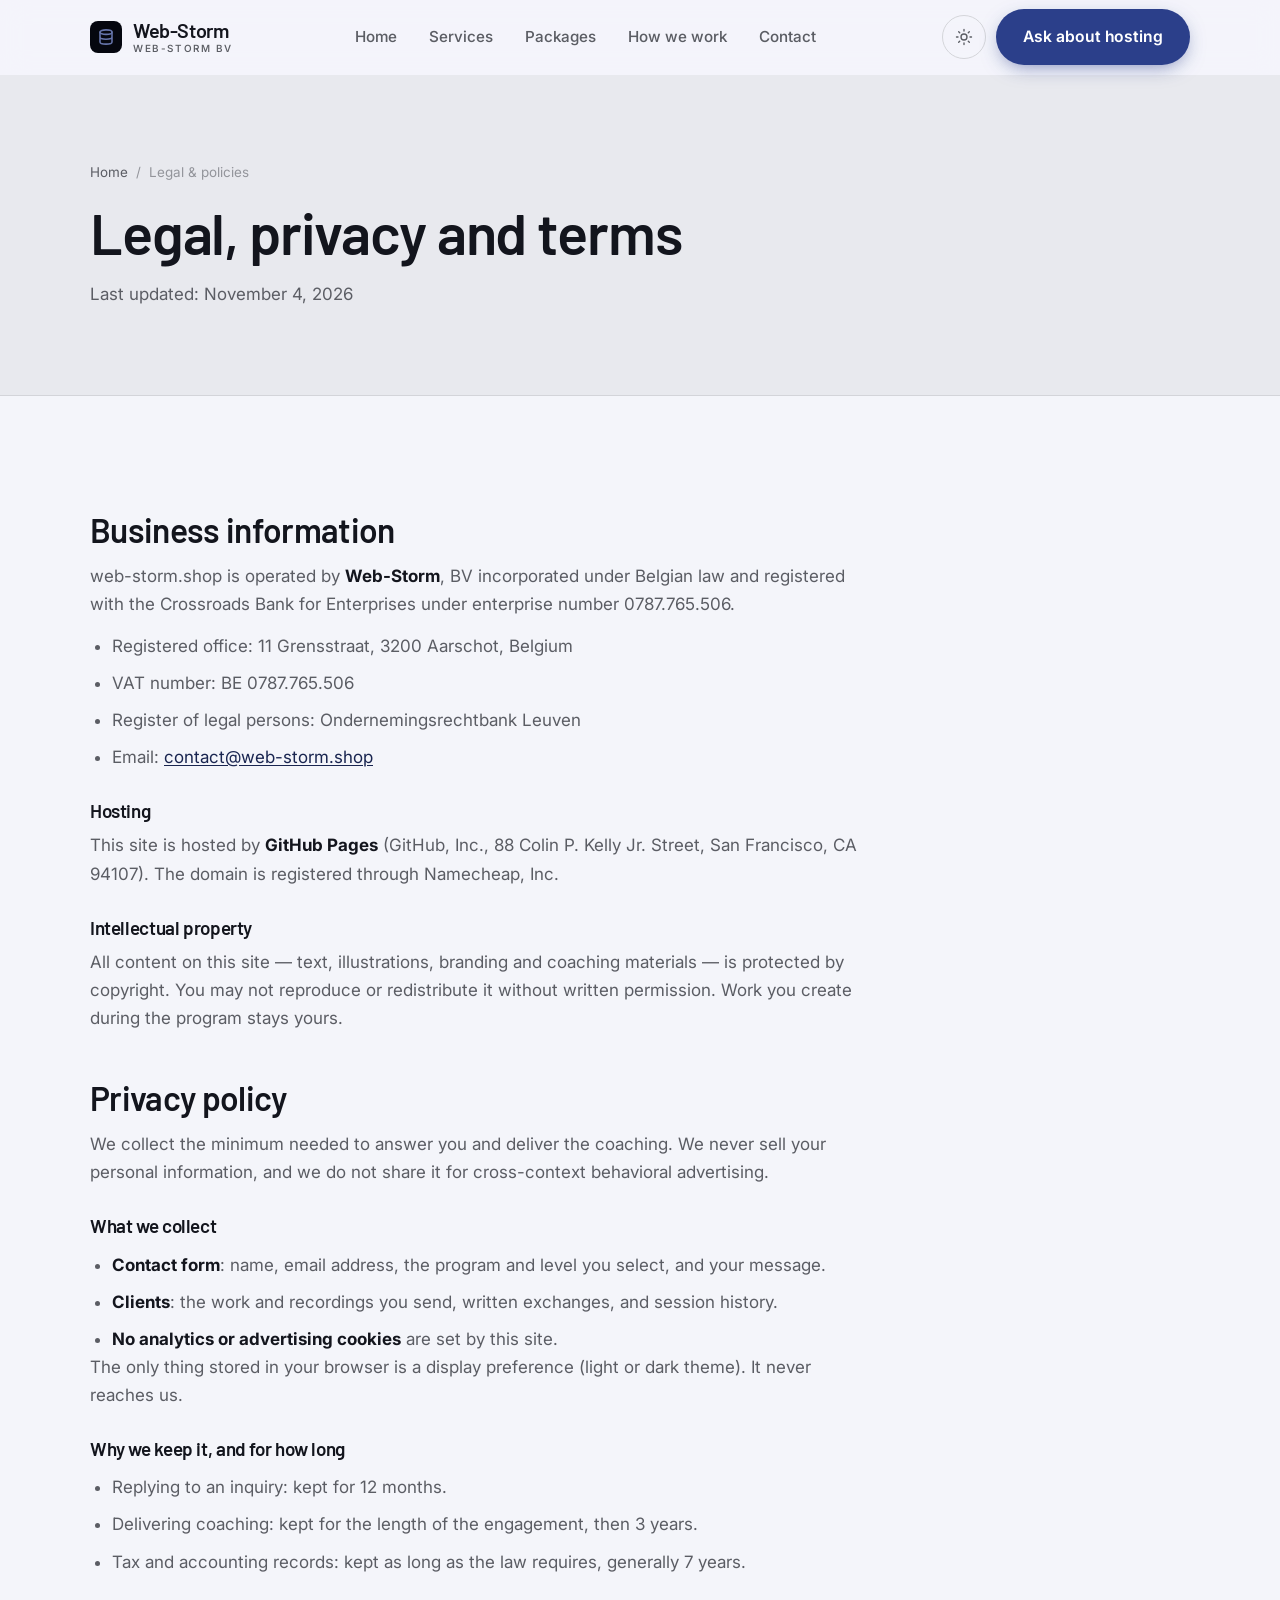
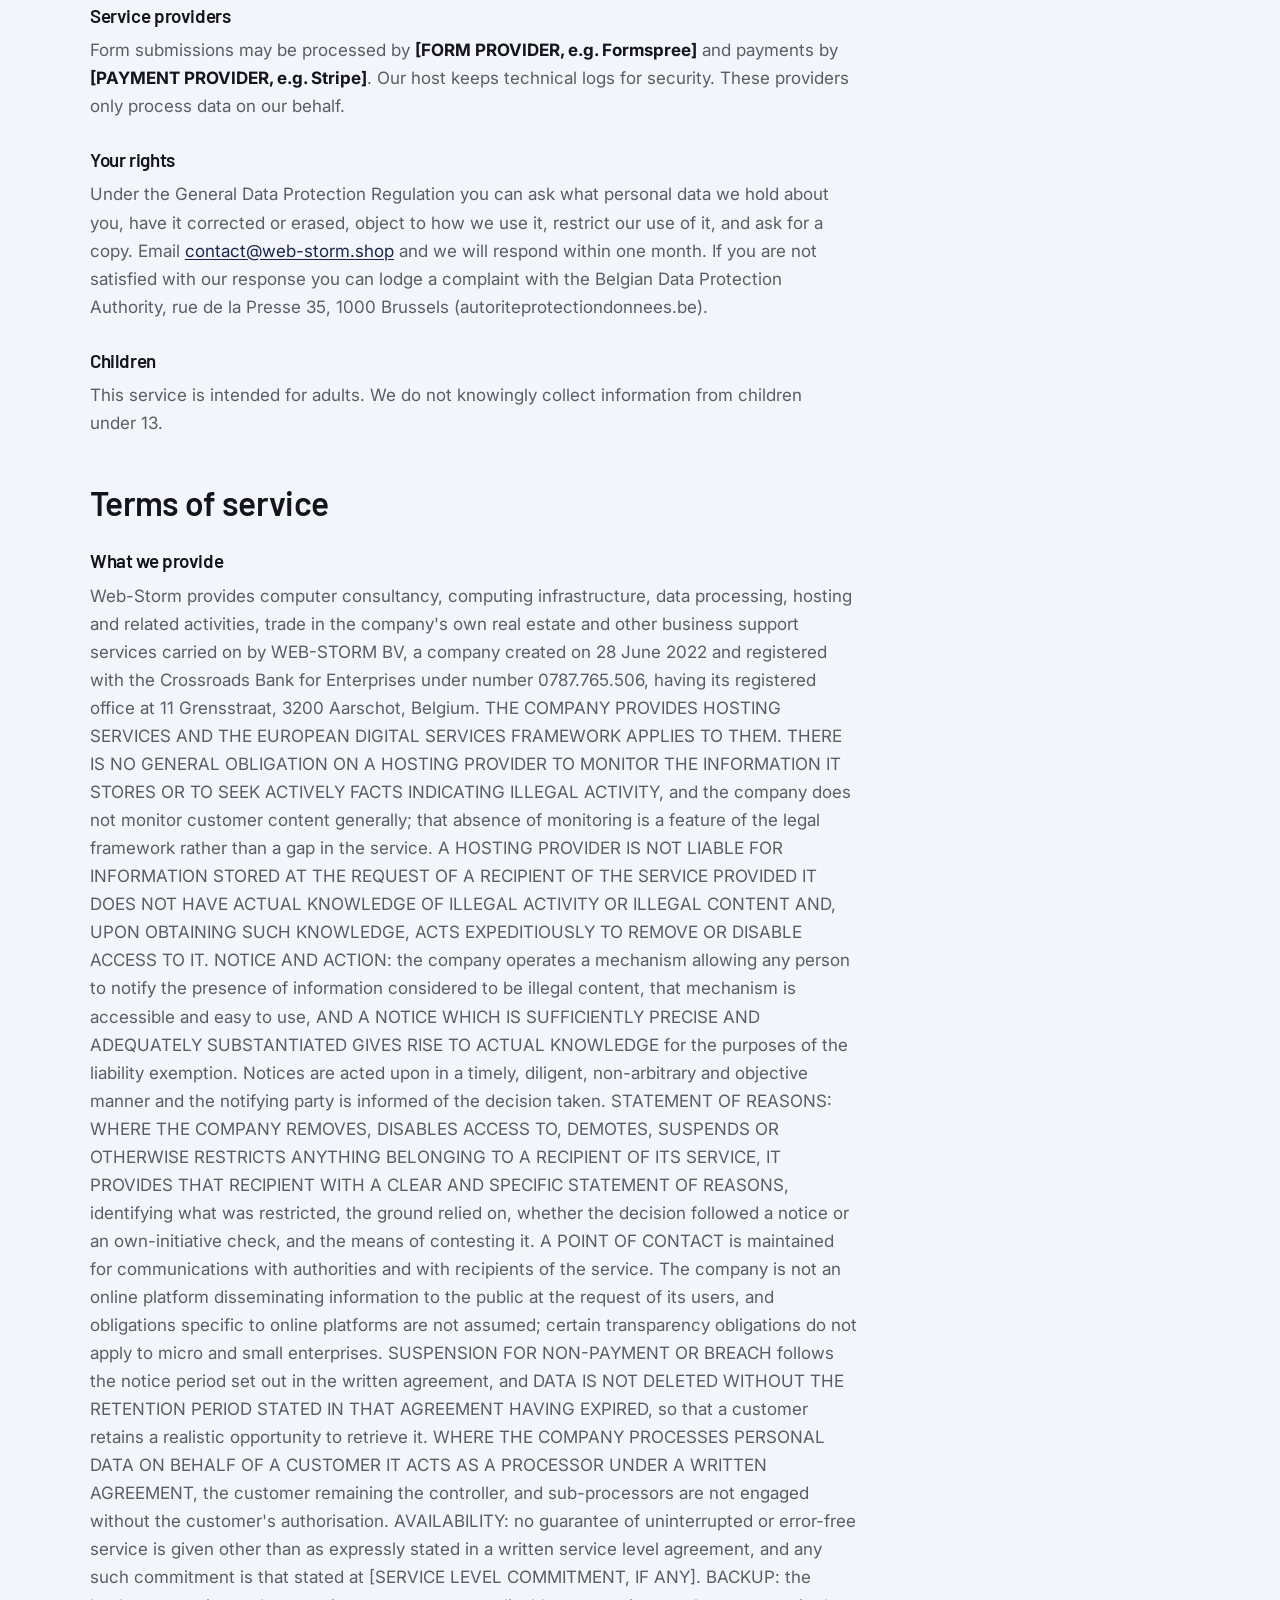
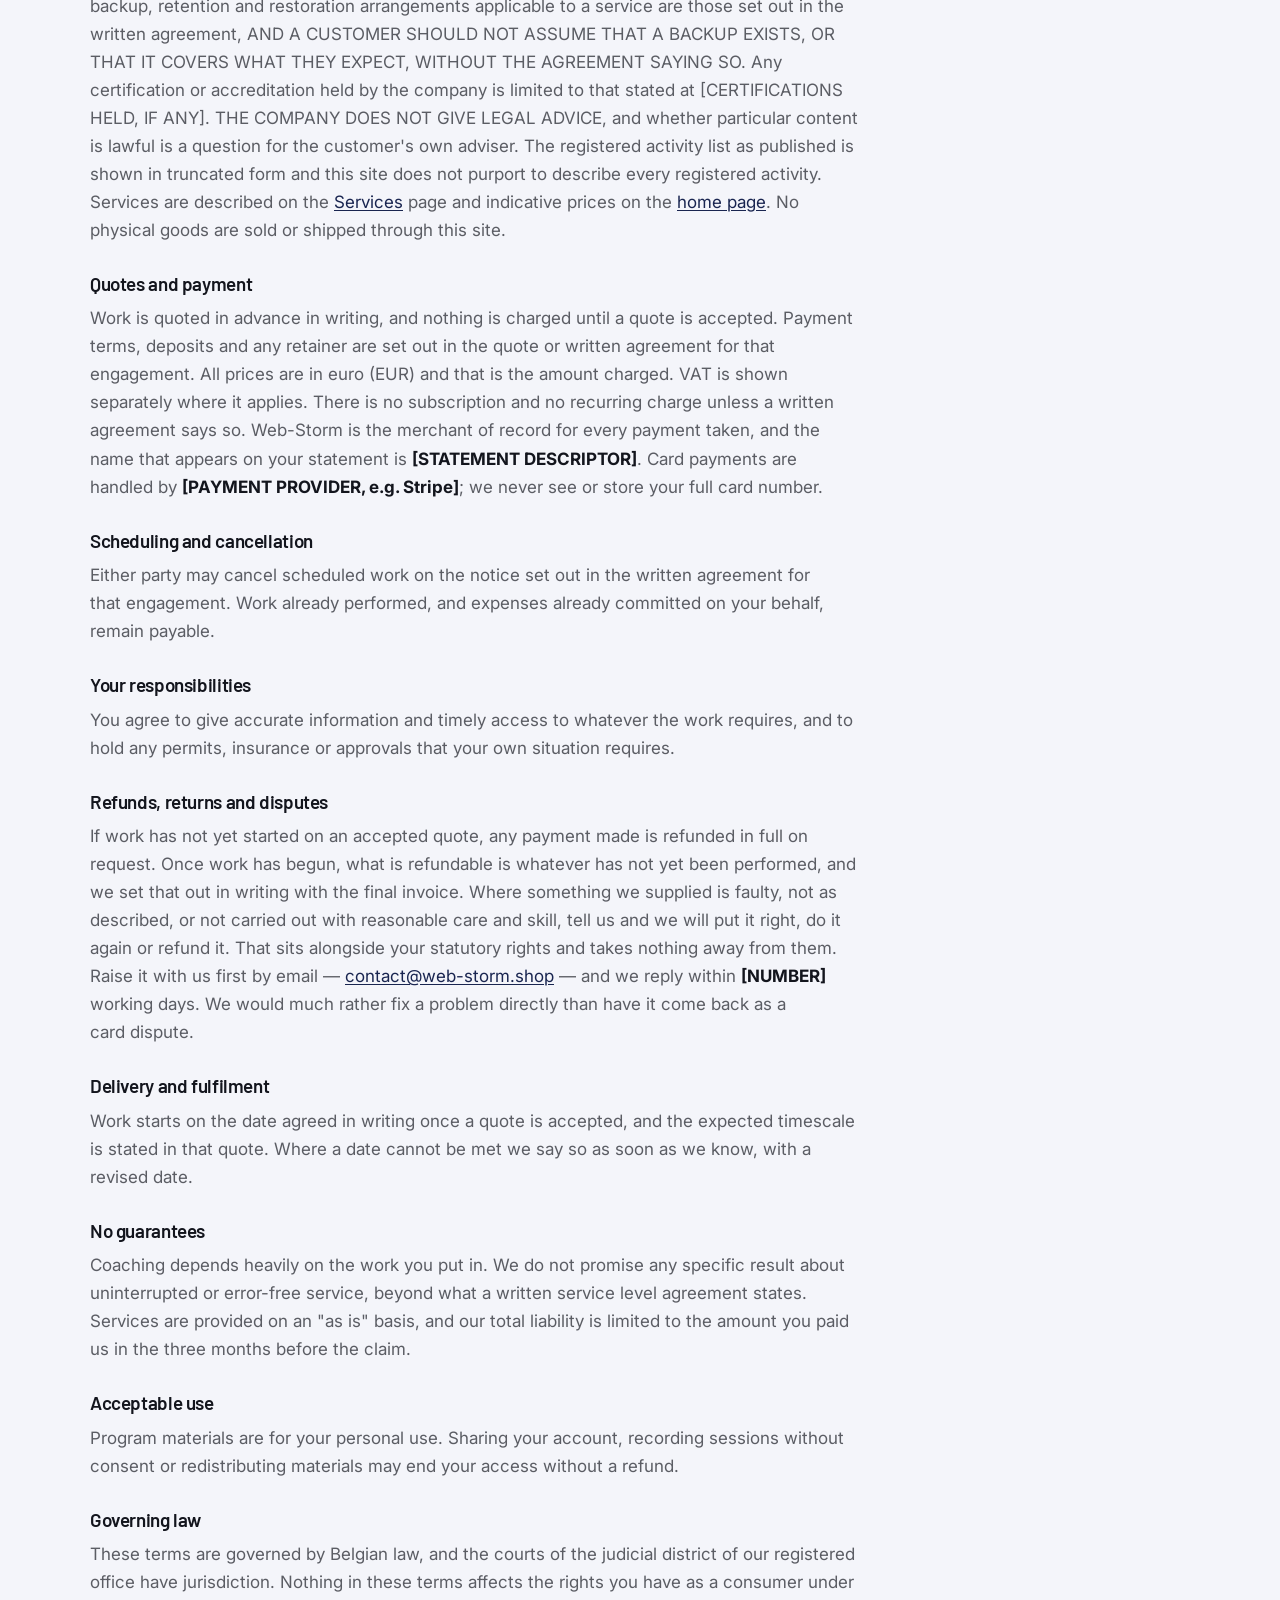
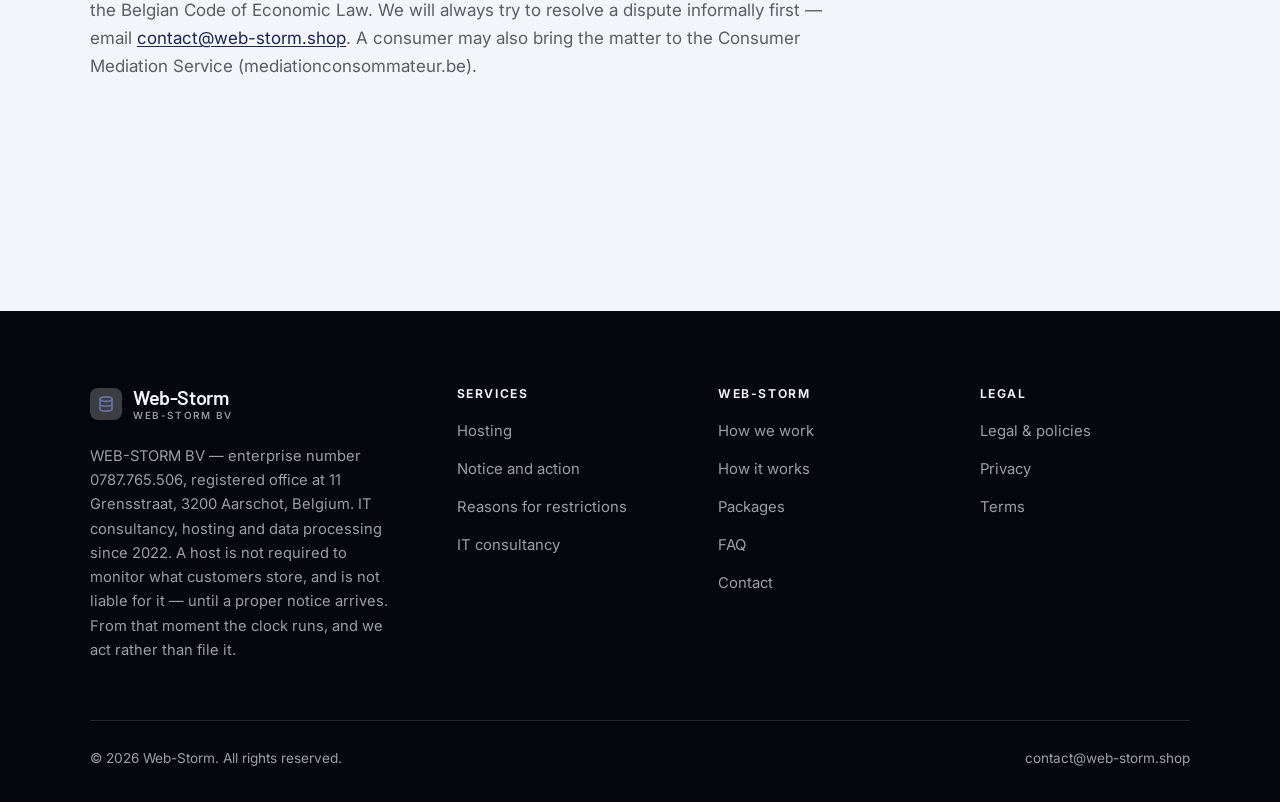
<file: legal.html>
<!DOCTYPE html>
<html lang="en" class="no-js">
<head>
<meta charset="utf-8">
<meta name="viewport" content="width=device-width, initial-scale=1">
<title>Legal, privacy and terms — Web-Storm</title>
<meta name="description" content="Business information, privacy policy and terms of service for Web-Storm.">
<meta name="robots" content="noindex">

<meta property="og:type" content="website">
<meta property="og:url" content="https://web-storm.shop/legal.html">
<meta property="og:site_name" content="Web-Storm">
<meta property="og:locale" content="en_US">
<meta property="og:title" content="Legal, privacy and terms — Web-Storm">
<meta property="og:description" content="Business information, privacy policy and terms of service for Web-Storm.">
<meta name="theme-color" content="#05070f">

<link rel="icon" href="assets/img/favicon.svg" type="image/svg+xml">
<link rel="preconnect" href="https://fonts.googleapis.com">
<link rel="preconnect" href="https://fonts.gstatic.com" crossorigin>
<link rel="stylesheet" href="https://fonts.googleapis.com/css2?family=Barlow:wght@400;500;600;700&family=Inter:wght@400..700&display=swap">
<link rel="stylesheet" href="assets/css/style.css">

<!-- Thème appliqué avant le premier rendu (évite le flash) -->
<script>
document.documentElement.classList.remove('no-js');
(function(){try{var t=localStorage.getItem('site-theme');if(t){document.documentElement.setAttribute('data-theme',t);}}catch(e){}})();
</script>
</head>

<body>
<a class="skip-link" href="#main">Skip to main content</a>

<header class="site-header">
  <nav class="wrap nav" aria-label="Main navigation">
    <a class="brand" href="index.html">
      <svg class="brand__mark" viewBox="0 0 64 64" aria-hidden="true">
        <rect class="bm-bg" width="64" height="64" rx="16"/>
        <g class="bm-ic" transform="translate(14 14) scale(1.5)" fill="none" stroke-width="2.1" stroke-linecap="round" stroke-linejoin="round"><ellipse cx="12" cy="5.5" rx="8" ry="3"/><path d="M4 5.5v13c0 1.7 3.6 3 8 3s8-1.3 8-3v-13M4 12c0 1.7 3.6 3 8 3s8-1.3 8-3"/></g>
      </svg>
      <span>Web-Storm<span class="brand__sub">WEB-STORM BV</span></span>
    </a>

    <ul class="nav__links" id="nav-links">
      <li><a href="index.html">Home</a></li>
      <li><a href="programs.html">Services</a></li>
      <li><a href="index.html#pricing">Packages</a></li>
      <li><a href="about.html">How we work</a></li>
      <li><a href="contact.html">Contact</a></li>
      <li><a class="btn btn--primary" href="contact.html">Ask about hosting</a></li>
    </ul>

    <div class="nav__cta">
      <button class="theme-toggle" type="button" aria-label="Switch to dark theme">
        <svg class="icon-sun" viewBox="0 0 24 24" fill="none" stroke="currentColor" stroke-width="1.8" stroke-linecap="round" aria-hidden="true"><circle cx="12" cy="12" r="4"/><path d="M12 2v2m0 16v2M2 12h2m16 0h2M4.9 4.9l1.4 1.4m11.4 11.4 1.4 1.4M19.1 4.9l-1.4 1.4M6.3 17.7l-1.4 1.4"/></svg>
        <svg class="icon-moon" viewBox="0 0 24 24" fill="none" stroke="currentColor" stroke-width="1.8" stroke-linecap="round" stroke-linejoin="round" aria-hidden="true"><path d="M21 12.8A9 9 0 1 1 11.2 3a7 7 0 0 0 9.8 9.8z"/></svg>
      </button>
      <a class="btn btn--primary" href="contact.html">Ask about hosting</a>
      <button class="nav__toggle" type="button" aria-expanded="false" aria-controls="nav-links" aria-label="Open menu">
        <svg class="icon-open" viewBox="0 0 24 24" fill="none" stroke="currentColor" stroke-width="2" stroke-linecap="round" aria-hidden="true"><path d="M3 6h18M3 12h18M3 18h18"/></svg>
        <svg class="icon-close" viewBox="0 0 24 24" fill="none" stroke="currentColor" stroke-width="2" stroke-linecap="round" aria-hidden="true"><path d="M6 6l12 12M18 6L6 18"/></svg>
      </button>
    </div>
  </nav>
</header>

<main id="main">

<section class="page-head">
  <div class="wrap">
    <nav class="breadcrumb" aria-label="Breadcrumb">
      <a href="index.html">Home</a><span>/</span><span aria-current="page">Legal &amp; policies</span>
    </nav>
    <h1>Legal, privacy and terms</h1>
    <p>Last updated: <time datetime="2026-11-04">November 4, 2026</time></p>
  </div>
</section>

<section class="section wrap">
  <div class="prose">

    <!--
      TO DO: this is a skeleton, not legal advice. Replace every [BRACKET] with
      your real details before selling, and have a lawyer review it if you can.
      Consumer protection rules differ by state.
    -->

    <h2 id="business">Business information</h2>
    <p>
      web-storm.shop is operated by <strong>Web-Storm</strong>,
      BV incorporated under Belgian law and registered with the
      Crossroads Bank for Enterprises under enterprise number 0787.765.506.
    </p>
    <ul>
      <li>Registered office: 11 Grensstraat, 3200 Aarschot, Belgium</li>
      <li>VAT number: BE 0787.765.506</li>
      <li>Register of legal persons: Ondernemingsrechtbank Leuven</li>
      <li>Email: <a href="mailto:contact@web-storm.shop">contact@web-storm.shop</a></li>
    </ul>

    <h3>Hosting</h3>
    <p>
      This site is hosted by <strong>GitHub Pages</strong> (GitHub, Inc., 88 Colin P. Kelly Jr. Street,
      San Francisco, CA 94107). The domain is registered through Namecheap, Inc.
    </p>

    <h3>Intellectual property</h3>
    <p>
      All content on this site — text, illustrations, branding and coaching materials — is protected by
      copyright. You may not reproduce or redistribute it without written permission. Work you create during
      the program stays yours.
    </p>

    <h2 id="privacy">Privacy policy</h2>
    <p>
      We collect the minimum needed to answer you and deliver the coaching. We never sell your personal
      information, and we do not share it for cross-context behavioral advertising.
    </p>
    <h3>What we collect</h3>
    <ul>
      <li><strong>Contact form</strong>: name, email address, the program and level you select, and your message.</li>
      <li><strong>Clients</strong>: the work and recordings you send, written exchanges, and session history.</li>
      <li><strong>No analytics or advertising cookies</strong> are set by this site.</li>
    </ul>
    <p>
      The only thing stored in your browser is a display preference (light or dark theme). It never reaches us.
    </p>
    <h3>Why we keep it, and for how long</h3>
    <ul>
      <li>Replying to an inquiry: kept for 12 months.</li>
      <li>Delivering coaching: kept for the length of the engagement, then 3 years.</li>
      <li>Tax and accounting records: kept as long as the law requires, generally 7 years.</li>
    </ul>
    <h3>Service providers</h3>
    <p>
      Form submissions may be processed by <strong>[FORM PROVIDER, e.g. Formspree]</strong> and payments by
      <strong>[PAYMENT PROVIDER, e.g. Stripe]</strong>. Our host keeps technical logs for security. These
      providers only process data on our behalf.
    </p>
    <h3>Your rights</h3>
    <p>
      Under the General Data Protection Regulation you can ask what personal data we hold about you,
      have it corrected or erased, object to how we use it, restrict our use of it, and ask for a copy.
      Email <a href="mailto:contact@web-storm.shop">contact@web-storm.shop</a> and we will respond within one month. If you are not
      satisfied with our response you can lodge a complaint with the Belgian Data Protection Authority,
      rue de la Presse 35, 1000 Brussels (autoriteprotectiondonnees.be).
    </p>
    <h3>Children</h3>
    <p>
      This service is intended for adults. We do not knowingly collect information from children under 13.
    </p>

    <h2 id="terms">Terms of service</h2>
    <h3>What we provide</h3>
    <p>
      Web-Storm provides computer consultancy, computing infrastructure, data processing, hosting and related activities, trade in the company's own real estate and other business support services carried on by WEB-STORM BV, a company created on 28 June 2022 and registered with the Crossroads Bank for Enterprises under number 0787.765.506, having its registered office at 11 Grensstraat, 3200 Aarschot, Belgium. THE COMPANY PROVIDES HOSTING SERVICES AND THE EUROPEAN DIGITAL SERVICES FRAMEWORK APPLIES TO THEM. THERE IS NO GENERAL OBLIGATION ON A HOSTING PROVIDER TO MONITOR THE INFORMATION IT STORES OR TO SEEK ACTIVELY FACTS INDICATING ILLEGAL ACTIVITY, and the company does not monitor customer content generally; that absence of monitoring is a feature of the legal framework rather than a gap in the service. A HOSTING PROVIDER IS NOT LIABLE FOR INFORMATION STORED AT THE REQUEST OF A RECIPIENT OF THE SERVICE PROVIDED IT DOES NOT HAVE ACTUAL KNOWLEDGE OF ILLEGAL ACTIVITY OR ILLEGAL CONTENT AND, UPON OBTAINING SUCH KNOWLEDGE, ACTS EXPEDITIOUSLY TO REMOVE OR DISABLE ACCESS TO IT. NOTICE AND ACTION: the company operates a mechanism allowing any person to notify the presence of information considered to be illegal content, that mechanism is accessible and easy to use, AND A NOTICE WHICH IS SUFFICIENTLY PRECISE AND ADEQUATELY SUBSTANTIATED GIVES RISE TO ACTUAL KNOWLEDGE for the purposes of the liability exemption. Notices are acted upon in a timely, diligent, non-arbitrary and objective manner and the notifying party is informed of the decision taken. STATEMENT OF REASONS: WHERE THE COMPANY REMOVES, DISABLES ACCESS TO, DEMOTES, SUSPENDS OR OTHERWISE RESTRICTS ANYTHING BELONGING TO A RECIPIENT OF ITS SERVICE, IT PROVIDES THAT RECIPIENT WITH A CLEAR AND SPECIFIC STATEMENT OF REASONS, identifying what was restricted, the ground relied on, whether the decision followed a notice or an own-initiative check, and the means of contesting it. A POINT OF CONTACT is maintained for communications with authorities and with recipients of the service. The company is not an online platform disseminating information to the public at the request of its users, and obligations specific to online platforms are not assumed; certain transparency obligations do not apply to micro and small enterprises. SUSPENSION FOR NON-PAYMENT OR BREACH follows the notice period set out in the written agreement, and DATA IS NOT DELETED WITHOUT THE RETENTION PERIOD STATED IN THAT AGREEMENT HAVING EXPIRED, so that a customer retains a realistic opportunity to retrieve it. WHERE THE COMPANY PROCESSES PERSONAL DATA ON BEHALF OF A CUSTOMER IT ACTS AS A PROCESSOR UNDER A WRITTEN AGREEMENT, the customer remaining the controller, and sub-processors are not engaged without the customer's authorisation. AVAILABILITY: no guarantee of uninterrupted or error-free service is given other than as expressly stated in a written service level agreement, and any such commitment is that stated at [SERVICE LEVEL COMMITMENT, IF ANY]. BACKUP: the backup, retention and restoration arrangements applicable to a service are those set out in the written agreement, AND A CUSTOMER SHOULD NOT ASSUME THAT A BACKUP EXISTS, OR THAT IT COVERS WHAT THEY EXPECT, WITHOUT THE AGREEMENT SAYING SO. Any certification or accreditation held by the company is limited to that stated at [CERTIFICATIONS HELD, IF ANY]. THE COMPANY DOES NOT GIVE LEGAL ADVICE, and whether particular content is lawful is a question for the customer's own adviser. The registered activity list as published is shown in truncated form and this site does not purport to describe every registered activity. Services are described on the
      <a href="programs.html">Services</a> page and indicative prices on the
      <a href="index.html#pricing">home page</a>.
      No physical goods are sold or shipped through this site.
    </p>
    <h3>Quotes and payment</h3>
    <p>
      Work is quoted in advance in writing, and nothing is charged until a quote is accepted. Payment terms,
      deposits and any retainer are set out in the quote or written agreement for that engagement.
      All prices are in euro (EUR) and that is the amount charged. VAT is shown separately where it applies.
      There is no subscription and no recurring charge unless a written agreement says so.
      Web-Storm is the merchant of record for every payment taken, and the name that
      appears on your statement is <strong>[STATEMENT DESCRIPTOR]</strong>. Card payments are handled by
      <strong>[PAYMENT PROVIDER, e.g. Stripe]</strong>; we never see or store your full card number.
    </p>
    <h3>Scheduling and cancellation</h3>
    <p>
      Either party may cancel scheduled work on the notice set out in the written agreement for that engagement.
      Work already performed, and expenses already committed on your behalf, remain payable.
    </p>
    <h3>Your responsibilities</h3>
    <p>
      You agree to give accurate information and timely access to whatever the work requires, and to hold any
      permits, insurance or approvals that your own situation requires.
    </p>
    <h3>Refunds, returns and disputes</h3>
    <p>
      If work has not yet started on an accepted quote, any payment made is refunded in full on request. Once work has begun, what is refundable is whatever has not yet been performed, and we set that out in writing with the final invoice.
      Where something we supplied is faulty, not as described, or not carried out with reasonable care and skill,
      tell us and we will put it right, do it again or refund it. That sits alongside your statutory rights and
      takes nothing away from them. Raise it with us first by email —
      <a href="mailto:contact@web-storm.shop">contact@web-storm.shop</a> — and we reply within <strong>[NUMBER]</strong> working days.
      We would much rather fix a problem directly than have it come back as a card dispute.
    </p>
    <h3>Delivery and fulfilment</h3>
    <p>
      Work starts on the date agreed in writing once a quote is accepted, and the expected timescale is stated in that quote. Where a date cannot be met we say so as soon as we know, with a revised date.
    </p>

    <h3>No guarantees</h3>
    <p>
      Coaching depends heavily on the work you put in. We do not promise any specific result
      about uninterrupted or error-free service, beyond what a written service level agreement states. Services are provided on an "as is" basis, and our total
      liability is limited to the amount you paid us in the three months before the claim.
    </p>
    <h3>Acceptable use</h3>
    <p>
      Program materials are for your personal use. Sharing your account, recording sessions without consent
      or redistributing materials may end your access without a refund.
    </p>
    <h3>Governing law</h3>
    <p>
      These terms are governed by Belgian law, and the courts of the judicial district of our
      registered office have jurisdiction. Nothing in these terms affects the rights you have as a
      consumer under the Belgian Code of Economic Law. We will always try to resolve a dispute
      informally first — email <a href="mailto:contact@web-storm.shop">contact@web-storm.shop</a>. A consumer may also bring the
      matter to the Consumer Mediation Service (mediationconsommateur.be).
    </p>

  </div>
</section>

</main>

<footer class="site-footer">
  <div class="wrap">
    <div class="footer__grid">
      <div class="footer__brand">
        <a class="brand" href="index.html">
          <svg class="brand__mark" viewBox="0 0 64 64" aria-hidden="true">
        <rect class="bm-bg" width="64" height="64" rx="16"/>
        <g class="bm-ic" transform="translate(14 14) scale(1.5)" fill="none" stroke-width="2.1" stroke-linecap="round" stroke-linejoin="round"><ellipse cx="12" cy="5.5" rx="8" ry="3"/><path d="M4 5.5v13c0 1.7 3.6 3 8 3s8-1.3 8-3v-13M4 12c0 1.7 3.6 3 8 3s8-1.3 8-3"/></g>
      </svg>
          <span>Web-Storm<span class="brand__sub">WEB-STORM BV</span></span>
        </a>
        <p>WEB-STORM BV — enterprise number 0787.765.506, registered office at 11 Grensstraat, 3200 Aarschot, Belgium. IT consultancy, hosting and data processing since 2022. A host is not required to monitor what customers store, and is not liable for it — until a proper notice arrives. From that moment the clock runs, and we act rather than file it.</p>
      </div>

      <div class="footer__col">
        <h4>Services</h4>
        <ul>
          <li><a href="programs.html#hosting">Hosting</a></li>
          <li><a href="programs.html#notice">Notice and action</a></li>
          <li><a href="programs.html#reasons">Reasons for restrictions</a></li>
          <li><a href="programs.html#consultancy">IT consultancy</a></li>
        </ul>
      </div>

      <div class="footer__col">
        <h4>Web-Storm</h4>
        <ul>
          <li><a href="about.html">How we work</a></li>
          <li><a href="index.html#how-it-works">How it works</a></li>
          <li><a href="index.html#pricing">Packages</a></li>
          <li><a href="index.html#faq">FAQ</a></li>
          <li><a href="contact.html">Contact</a></li>
        </ul>
      </div>

      <div class="footer__col">
        <h4>Legal</h4>
        <ul>
          <li><a href="legal.html">Legal &amp; policies</a></li>
          <li><a href="legal.html#privacy">Privacy</a></li>
          <li><a href="legal.html#terms">Terms</a></li>
        </ul>
      </div>
    </div>

    <div class="footer__bottom">
      <p>© <span data-year>2026</span> Web-Storm. All rights reserved.</p>
      <p><a href="mailto:contact@web-storm.shop">contact@web-storm.shop</a></p>
    </div>
  </div>
</footer>

<script src="assets/js/main.js" defer></script>
</body>
</html>
</file>
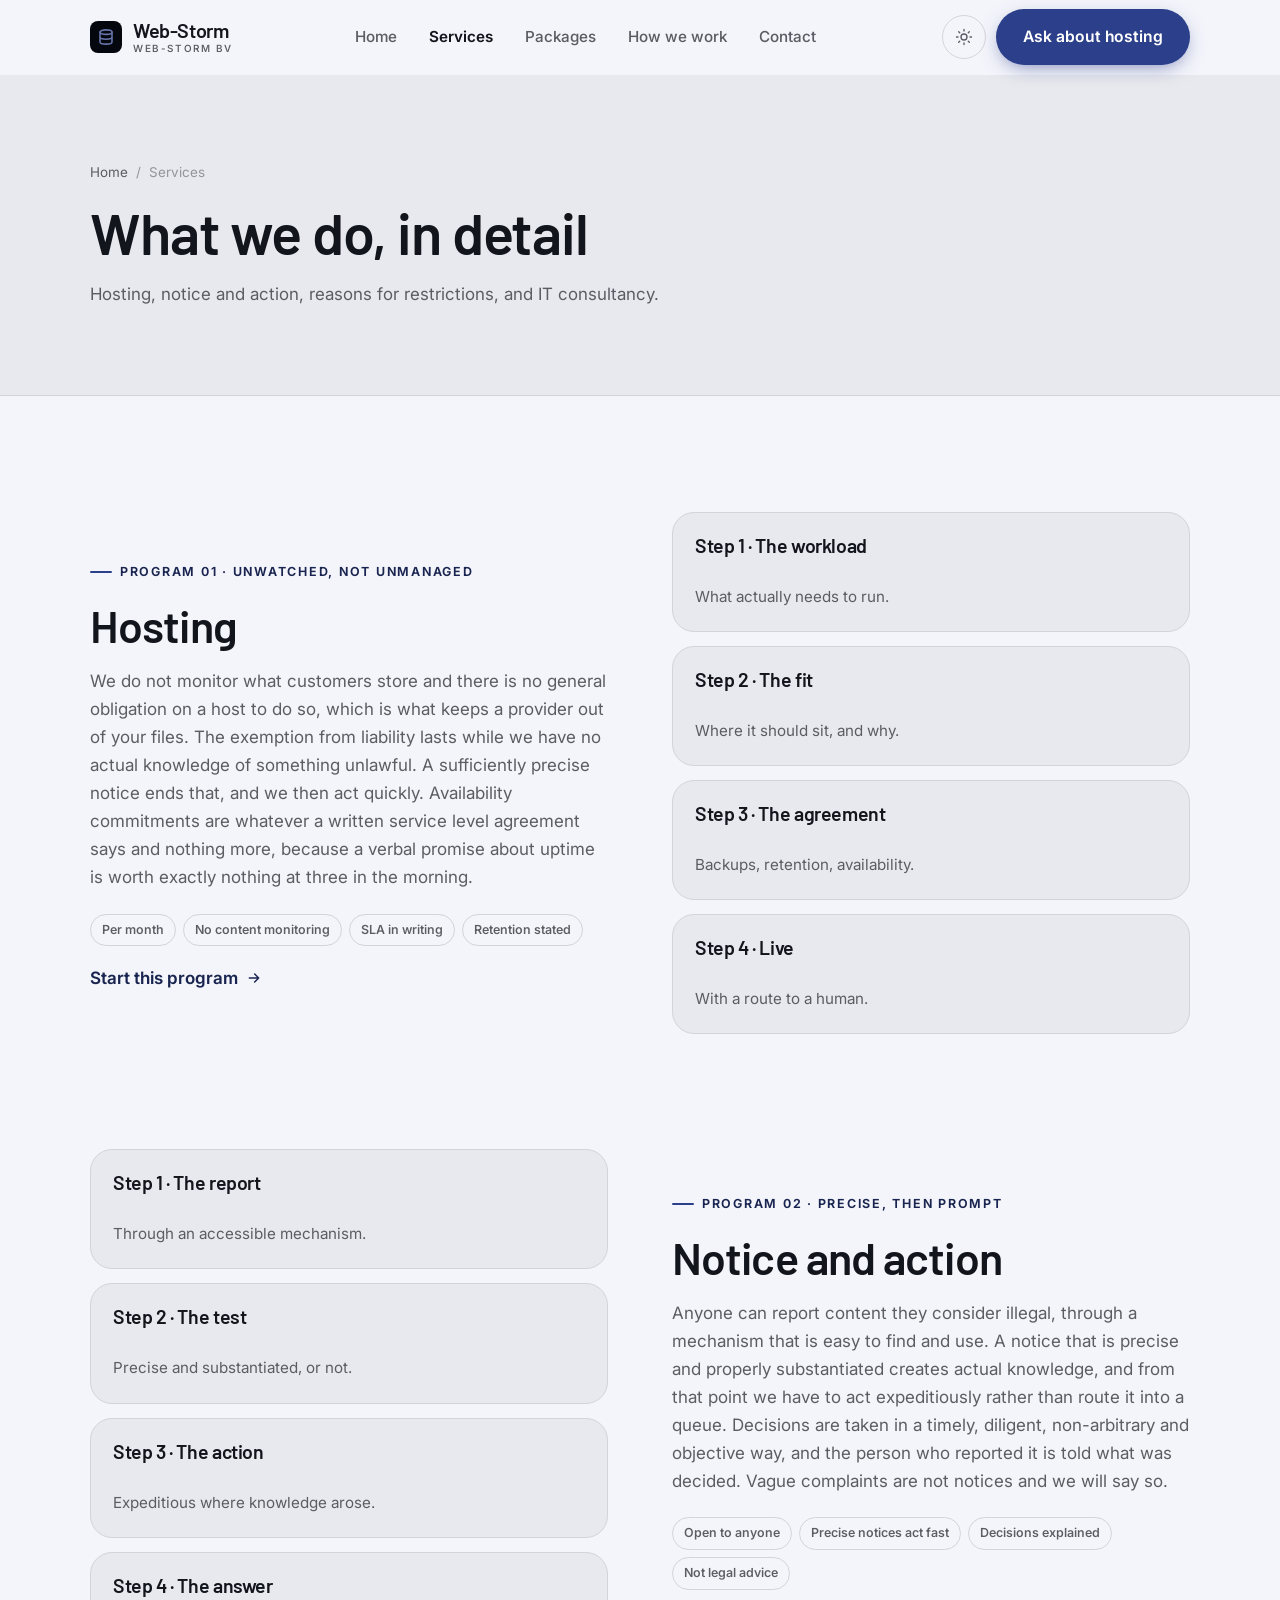
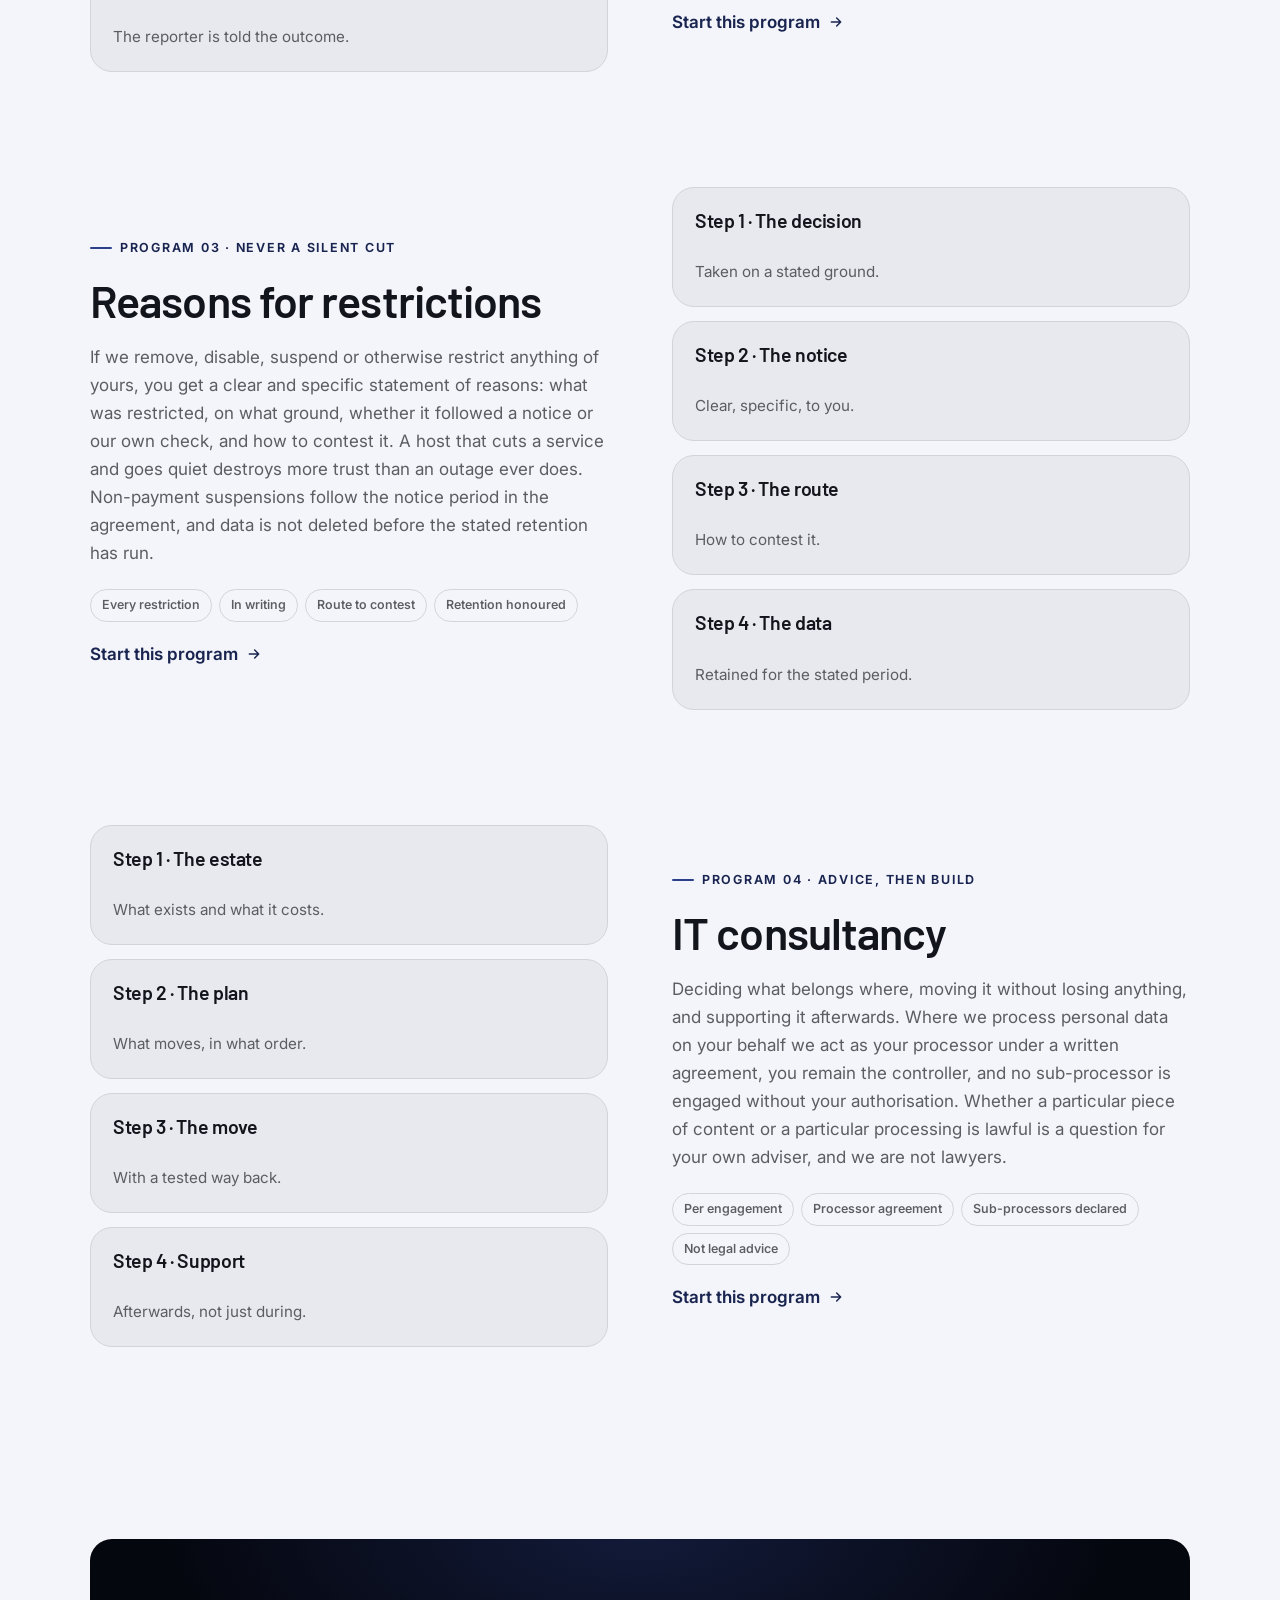
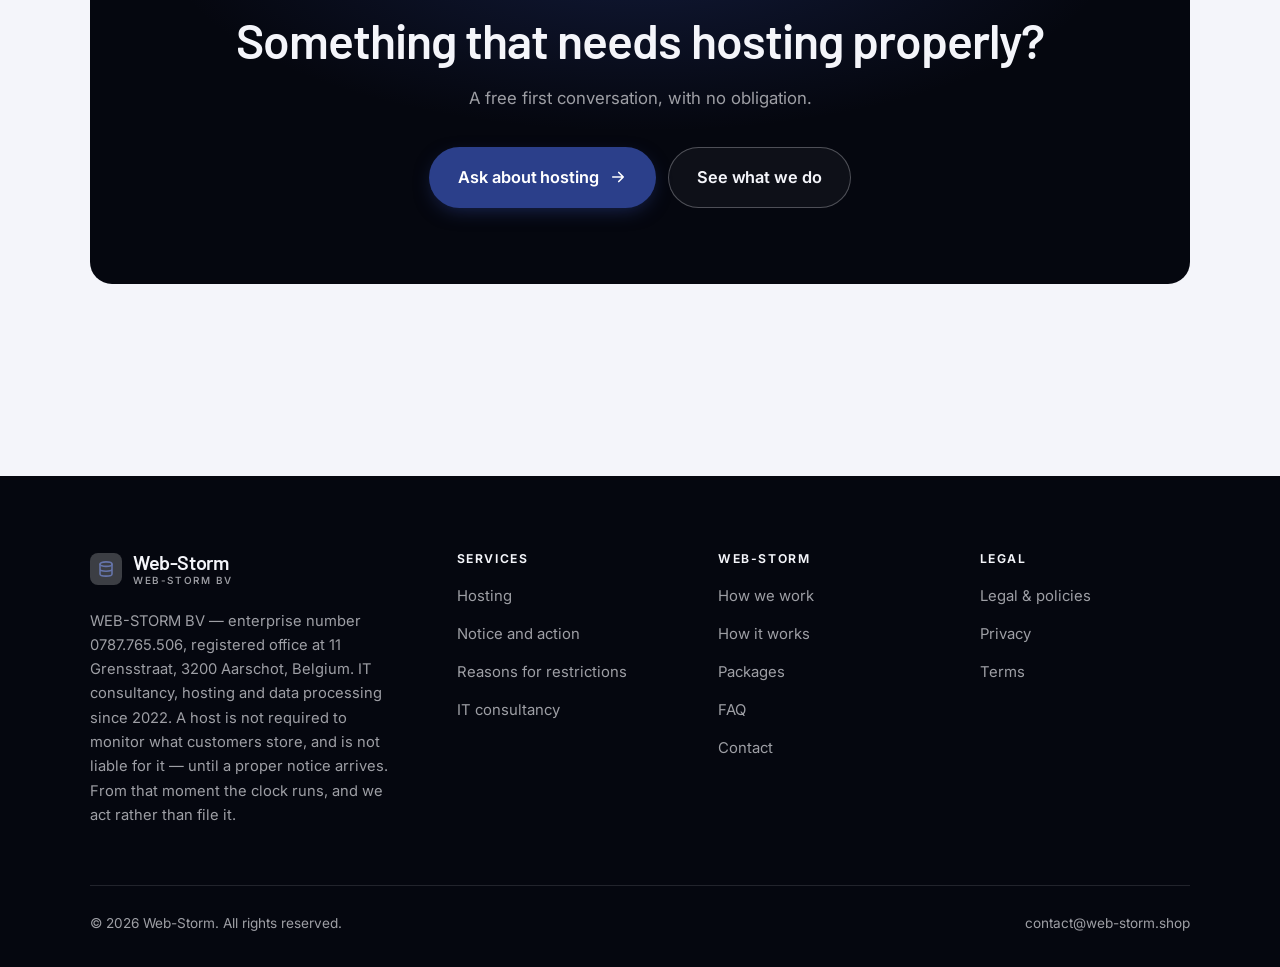
<file: programs.html>
<!DOCTYPE html>
<html lang="en" class="no-js">
<head>
<meta charset="utf-8">
<meta name="viewport" content="width=device-width, initial-scale=1">
<title>Services — Web-Storm</title>
<meta name="description" content="What WEB-STORM BV does: hosting and data processing, notice and action handling, and IT consultancy in Flemish Brabant.">
<link rel="canonical" href="https://web-storm.shop/programs.html">

<meta property="og:type" content="website">
<meta property="og:url" content="https://web-storm.shop/programs.html">
<meta property="og:site_name" content="Web-Storm">
<meta property="og:locale" content="en_US">
<meta property="og:title" content="Services — Web-Storm">
<meta property="og:description" content="What WEB-STORM BV does: hosting and data processing, notice and action handling, and IT consultancy in Flemish Brabant.">
<meta name="theme-color" content="#05070f">

<link rel="icon" href="assets/img/favicon.svg" type="image/svg+xml">
<link rel="preconnect" href="https://fonts.googleapis.com">
<link rel="preconnect" href="https://fonts.gstatic.com" crossorigin>
<link rel="stylesheet" href="https://fonts.googleapis.com/css2?family=Barlow:wght@400;500;600;700&family=Inter:wght@400..700&display=swap">
<link rel="stylesheet" href="assets/css/style.css">

<!-- Thème appliqué avant le premier rendu (évite le flash) -->
<script>
document.documentElement.classList.remove('no-js');
(function(){try{var t=localStorage.getItem('site-theme');if(t){document.documentElement.setAttribute('data-theme',t);}}catch(e){}})();
</script>
</head>

<body>
<a class="skip-link" href="#main">Skip to main content</a>

<header class="site-header">
  <nav class="wrap nav" aria-label="Main navigation">
    <a class="brand" href="index.html">
      <svg class="brand__mark" viewBox="0 0 64 64" aria-hidden="true">
        <rect class="bm-bg" width="64" height="64" rx="16"/>
        <g class="bm-ic" transform="translate(14 14) scale(1.5)" fill="none" stroke-width="2.1" stroke-linecap="round" stroke-linejoin="round"><ellipse cx="12" cy="5.5" rx="8" ry="3"/><path d="M4 5.5v13c0 1.7 3.6 3 8 3s8-1.3 8-3v-13M4 12c0 1.7 3.6 3 8 3s8-1.3 8-3"/></g>
      </svg>
      <span>Web-Storm<span class="brand__sub">WEB-STORM BV</span></span>
    </a>

    <ul class="nav__links" id="nav-links">
      <li><a href="index.html">Home</a></li>
      <li><a href="programs.html" aria-current="page">Services</a></li>
      <li><a href="index.html#pricing">Packages</a></li>
      <li><a href="about.html">How we work</a></li>
      <li><a href="contact.html">Contact</a></li>
      <li><a class="btn btn--primary" href="contact.html">Ask about hosting</a></li>
    </ul>

    <div class="nav__cta">
      <button class="theme-toggle" type="button" aria-label="Switch to dark theme">
        <svg class="icon-sun" viewBox="0 0 24 24" fill="none" stroke="currentColor" stroke-width="1.8" stroke-linecap="round" aria-hidden="true"><circle cx="12" cy="12" r="4"/><path d="M12 2v2m0 16v2M2 12h2m16 0h2M4.9 4.9l1.4 1.4m11.4 11.4 1.4 1.4M19.1 4.9l-1.4 1.4M6.3 17.7l-1.4 1.4"/></svg>
        <svg class="icon-moon" viewBox="0 0 24 24" fill="none" stroke="currentColor" stroke-width="1.8" stroke-linecap="round" stroke-linejoin="round" aria-hidden="true"><path d="M21 12.8A9 9 0 1 1 11.2 3a7 7 0 0 0 9.8 9.8z"/></svg>
      </button>
      <a class="btn btn--primary" href="contact.html">Ask about hosting</a>
      <button class="nav__toggle" type="button" aria-expanded="false" aria-controls="nav-links" aria-label="Open menu">
        <svg class="icon-open" viewBox="0 0 24 24" fill="none" stroke="currentColor" stroke-width="2" stroke-linecap="round" aria-hidden="true"><path d="M3 6h18M3 12h18M3 18h18"/></svg>
        <svg class="icon-close" viewBox="0 0 24 24" fill="none" stroke="currentColor" stroke-width="2" stroke-linecap="round" aria-hidden="true"><path d="M6 6l12 12M18 6L6 18"/></svg>
      </button>
    </div>
  </nav>
</header>

<main id="main">

<section class="page-head">
  <div class="wrap">
    <nav class="breadcrumb" aria-label="Breadcrumb">
      <a href="index.html">Home</a><span>/</span><span aria-current="page">Services</span>
    </nav>
    <h1>What we do, in detail</h1>
    <p>Hosting, notice and action, reasons for restrictions, and IT consultancy.</p>
  </div>
</section>

<section class="section wrap" id="hosting">
  <div class="split reveal">
    <div>
      <span class="eyebrow">Program 01 · Unwatched, not unmanaged</span>
      <h2>Hosting</h2>
      <p>We do not monitor what customers store and there is no general obligation on a host to do so, which is what keeps a provider out of your files. The exemption from liability lasts while we have no actual knowledge of something unlawful. A sufficiently precise notice ends that, and we then act quickly. Availability commitments are whatever a written service level agreement says and nothing more, because a verbal promise about uptime is worth exactly nothing at three in the morning.</p>
      <ul class="tags"><li>Per month</li><li>No content monitoring</li><li>SLA in writing</li><li>Retention stated</li></ul>
      <p><a class="arrow-link" href="contact.html">Start this program <svg viewBox="0 0 24 24" fill="none" stroke="currentColor" stroke-width="2.2" stroke-linecap="round" stroke-linejoin="round" aria-hidden="true"><path d="M5 12h14M13 6l6 6-6 6"/></svg></a></p>
    </div>
    <div class="grid grid--2 grid--tight">
      <article class="card card--sm">
        <h3>Step 1 · The workload</h3>
        <p>What actually needs to run.</p>
      </article>
      <article class="card card--sm">
        <h3>Step 2 · The fit</h3>
        <p>Where it should sit, and why.</p>
      </article>
      <article class="card card--sm">
        <h3>Step 3 · The agreement</h3>
        <p>Backups, retention, availability.</p>
      </article>
      <article class="card card--sm">
        <h3>Step 4 · Live</h3>
        <p>With a route to a human.</p>
      </article>
    </div>
  </div>
</section>

<section class="section section--flush wrap" id="notice">
  <div class="split reveal">
    <div class="grid grid--2 grid--tight">
      <article class="card card--sm">
        <h3>Step 1 · The report</h3>
        <p>Through an accessible mechanism.</p>
      </article>
      <article class="card card--sm">
        <h3>Step 2 · The test</h3>
        <p>Precise and substantiated, or not.</p>
      </article>
      <article class="card card--sm">
        <h3>Step 3 · The action</h3>
        <p>Expeditious where knowledge arose.</p>
      </article>
      <article class="card card--sm">
        <h3>Step 4 · The answer</h3>
        <p>The reporter is told the outcome.</p>
      </article>
    </div>
    <div>
      <span class="eyebrow">Program 02 · Precise, then prompt</span>
      <h2>Notice and action</h2>
      <p>Anyone can report content they consider illegal, through a mechanism that is easy to find and use. A notice that is precise and properly substantiated creates actual knowledge, and from that point we have to act expeditiously rather than route it into a queue. Decisions are taken in a timely, diligent, non-arbitrary and objective way, and the person who reported it is told what was decided. Vague complaints are not notices and we will say so.</p>
      <ul class="tags"><li>Open to anyone</li><li>Precise notices act fast</li><li>Decisions explained</li><li>Not legal advice</li></ul>
      <p><a class="arrow-link" href="contact.html">Start this program <svg viewBox="0 0 24 24" fill="none" stroke="currentColor" stroke-width="2.2" stroke-linecap="round" stroke-linejoin="round" aria-hidden="true"><path d="M5 12h14M13 6l6 6-6 6"/></svg></a></p>
    </div>
  </div>
</section>

<section class="section section--flush wrap" id="reasons">
  <div class="split reveal">
    <div>
      <span class="eyebrow">Program 03 · Never a silent cut</span>
      <h2>Reasons for restrictions</h2>
      <p>If we remove, disable, suspend or otherwise restrict anything of yours, you get a clear and specific statement of reasons: what was restricted, on what ground, whether it followed a notice or our own check, and how to contest it. A host that cuts a service and goes quiet destroys more trust than an outage ever does. Non-payment suspensions follow the notice period in the agreement, and data is not deleted before the stated retention has run.</p>
      <ul class="tags"><li>Every restriction</li><li>In writing</li><li>Route to contest</li><li>Retention honoured</li></ul>
      <p><a class="arrow-link" href="contact.html">Start this program <svg viewBox="0 0 24 24" fill="none" stroke="currentColor" stroke-width="2.2" stroke-linecap="round" stroke-linejoin="round" aria-hidden="true"><path d="M5 12h14M13 6l6 6-6 6"/></svg></a></p>
    </div>
    <div class="grid grid--2 grid--tight">
      <article class="card card--sm">
        <h3>Step 1 · The decision</h3>
        <p>Taken on a stated ground.</p>
      </article>
      <article class="card card--sm">
        <h3>Step 2 · The notice</h3>
        <p>Clear, specific, to you.</p>
      </article>
      <article class="card card--sm">
        <h3>Step 3 · The route</h3>
        <p>How to contest it.</p>
      </article>
      <article class="card card--sm">
        <h3>Step 4 · The data</h3>
        <p>Retained for the stated period.</p>
      </article>
    </div>
  </div>
</section>

<section class="section section--flush wrap" id="consultancy">
  <div class="split reveal">
    <div class="grid grid--2 grid--tight">
      <article class="card card--sm">
        <h3>Step 1 · The estate</h3>
        <p>What exists and what it costs.</p>
      </article>
      <article class="card card--sm">
        <h3>Step 2 · The plan</h3>
        <p>What moves, in what order.</p>
      </article>
      <article class="card card--sm">
        <h3>Step 3 · The move</h3>
        <p>With a tested way back.</p>
      </article>
      <article class="card card--sm">
        <h3>Step 4 · Support</h3>
        <p>Afterwards, not just during.</p>
      </article>
    </div>
    <div>
      <span class="eyebrow">Program 04 · Advice, then build</span>
      <h2>IT consultancy</h2>
      <p>Deciding what belongs where, moving it without losing anything, and supporting it afterwards. Where we process personal data on your behalf we act as your processor under a written agreement, you remain the controller, and no sub-processor is engaged without your authorisation. Whether a particular piece of content or a particular processing is lawful is a question for your own adviser, and we are not lawyers.</p>
      <ul class="tags"><li>Per engagement</li><li>Processor agreement</li><li>Sub-processors declared</li><li>Not legal advice</li></ul>
      <p><a class="arrow-link" href="contact.html">Start this program <svg viewBox="0 0 24 24" fill="none" stroke="currentColor" stroke-width="2.2" stroke-linecap="round" stroke-linejoin="round" aria-hidden="true"><path d="M5 12h14M13 6l6 6-6 6"/></svg></a></p>
    </div>
  </div>
</section>

<section class="wrap section--tight">
  <div class="cta-band reveal">
    <h2>Something that needs hosting properly?</h2>
    <p>A free first conversation, with no obligation.</p>
    <div class="hero__actions">
      <a class="btn btn--primary btn--lg" href="contact.html">Ask about hosting <svg viewBox="0 0 24 24" fill="none" stroke="currentColor" stroke-width="2.2" stroke-linecap="round" stroke-linejoin="round" aria-hidden="true"><path d="M5 12h14M13 6l6 6-6 6"/></svg></a>
      <a class="btn btn--on-dark btn--lg" href="programs.html">See what we do</a>
    </div>
  </div>
</section>

</main>

<footer class="site-footer">
  <div class="wrap">
    <div class="footer__grid">
      <div class="footer__brand">
        <a class="brand" href="index.html">
          <svg class="brand__mark" viewBox="0 0 64 64" aria-hidden="true">
        <rect class="bm-bg" width="64" height="64" rx="16"/>
        <g class="bm-ic" transform="translate(14 14) scale(1.5)" fill="none" stroke-width="2.1" stroke-linecap="round" stroke-linejoin="round"><ellipse cx="12" cy="5.5" rx="8" ry="3"/><path d="M4 5.5v13c0 1.7 3.6 3 8 3s8-1.3 8-3v-13M4 12c0 1.7 3.6 3 8 3s8-1.3 8-3"/></g>
      </svg>
          <span>Web-Storm<span class="brand__sub">WEB-STORM BV</span></span>
        </a>
        <p>WEB-STORM BV — enterprise number 0787.765.506, registered office at 11 Grensstraat, 3200 Aarschot, Belgium. IT consultancy, hosting and data processing since 2022. A host is not required to monitor what customers store, and is not liable for it — until a proper notice arrives. From that moment the clock runs, and we act rather than file it.</p>
      </div>

      <div class="footer__col">
        <h4>Services</h4>
        <ul>
          <li><a href="programs.html#hosting">Hosting</a></li>
          <li><a href="programs.html#notice">Notice and action</a></li>
          <li><a href="programs.html#reasons">Reasons for restrictions</a></li>
          <li><a href="programs.html#consultancy">IT consultancy</a></li>
        </ul>
      </div>

      <div class="footer__col">
        <h4>Web-Storm</h4>
        <ul>
          <li><a href="about.html">How we work</a></li>
          <li><a href="index.html#how-it-works">How it works</a></li>
          <li><a href="index.html#pricing">Packages</a></li>
          <li><a href="index.html#faq">FAQ</a></li>
          <li><a href="contact.html">Contact</a></li>
        </ul>
      </div>

      <div class="footer__col">
        <h4>Legal</h4>
        <ul>
          <li><a href="legal.html">Legal &amp; policies</a></li>
          <li><a href="legal.html#privacy">Privacy</a></li>
          <li><a href="legal.html#terms">Terms</a></li>
        </ul>
      </div>
    </div>

    <div class="footer__bottom">
      <p>© <span data-year>2026</span> Web-Storm. All rights reserved.</p>
      <p><a href="mailto:contact@web-storm.shop">contact@web-storm.shop</a></p>
    </div>
  </div>
</footer>

<script src="assets/js/main.js" defer></script>
</body>
</html>
</file>
<file: assets/css/style.css>
/* Web-Storm — couleurs et polices de la marque.
   Modifier ces valeurs suffit à changer l'identité visuelle de tout le site. */
:root {
  --c-accent:    #2b3f8a;
  --c-on-accent: #ffffff;
  --c-ink:       #05070f;
  --c-paper:     #f4f5fa;

  --accent-ink-light: color-mix(in srgb, var(--c-accent) 58%, black);
  --accent-on-dark:   color-mix(in srgb, var(--c-accent) 72%, white);

  --font-display: "Barlow", system-ui, -apple-system, "Segoe UI", sans-serif;
  --font-body: "Inter", system-ui, -apple-system, "Segoe UI", sans-serif;
  --display-weight: 600;
  --display-tracking: -.02em;
}

/* ==========================================================================
   Feuille de style commune aux sites de coaching
   Les couleurs de marque (--c-accent, --c-on-accent, --c-ink, --c-paper) et
   les polices sont définies juste au-dessus, par site. Tout le reste en dérive.
   ========================================================================== */

/* --------------------------------------------------------------------------
   1. Tokens dérivés
   -------------------------------------------------------------------------- */

:root {
  /* Thème clair */
  --paper:      var(--c-paper);
  --paper-2:    color-mix(in srgb, var(--c-paper) 95%, var(--c-ink));
  --paper-3:    color-mix(in srgb, var(--c-paper) 89%, var(--c-ink));
  --line:       color-mix(in srgb, var(--c-paper) 86%, var(--c-ink));
  --text:       color-mix(in srgb, var(--c-ink) 94%, var(--c-paper));
  --muted:      color-mix(in srgb, var(--c-ink) 64%, var(--c-paper));
  --accent:     var(--c-accent);
  --accent-600: color-mix(in srgb, var(--c-accent) 86%, black);
  --accent-ink: var(--accent-ink-light);
  --on-accent:  var(--c-on-accent);
  --ink:        var(--c-ink);
  --ink-soft:   color-mix(in srgb, var(--c-ink) 90%, white);
  --on-ink:     var(--c-paper);
  --on-ink-mut: color-mix(in srgb, var(--c-paper) 64%, var(--c-ink));
  --brand-bg:   var(--c-ink);

  /* Rayons */
  --r-sm: 8px;
  --r-md: 14px;
  --r-lg: 22px;
  --r-full: 999px;

  /* Ombres */
  --sh-1: 0 1px 2px rgba(0, 0, 0, .05), 0 2px 8px rgba(0, 0, 0, .04);
  --sh-2: 0 2px 4px rgba(0, 0, 0, .05), 0 12px 32px rgba(0, 0, 0, .09);
  --sh-3: 0 4px 8px rgba(0, 0, 0, .06), 0 24px 56px rgba(0, 0, 0, .14);

  /* Rythme */
  --gutter: clamp(16px, 4vw, 40px);
  --maxw: 1180px;
  --section-y: clamp(64px, 9vw, 124px);

  --ease: cubic-bezier(.22, .61, .36, 1);
}

/* Thème sombre — suit le système, sauf si l'utilisateur a choisi « clair » */
@media (prefers-color-scheme: dark) {
  :root:not([data-theme="light"]) {
    --paper:      var(--c-ink);
    --paper-2:    color-mix(in srgb, var(--c-ink) 92%, white);
    --paper-3:    color-mix(in srgb, var(--c-ink) 86%, white);
    --line:       color-mix(in srgb, var(--c-ink) 80%, white);
    --text:       color-mix(in srgb, var(--c-paper) 94%, var(--c-ink));
    --muted:      color-mix(in srgb, var(--c-paper) 66%, var(--c-ink));
    --accent-ink: var(--accent-on-dark);
    --ink:        color-mix(in srgb, var(--c-ink) 72%, black);
    --brand-bg:   color-mix(in srgb, var(--c-ink) 80%, white);
    --sh-1: 0 1px 2px rgba(0, 0, 0, .4), 0 2px 8px rgba(0, 0, 0, .3);
    --sh-2: 0 2px 4px rgba(0, 0, 0, .4), 0 12px 32px rgba(0, 0, 0, .45);
    --sh-3: 0 4px 8px rgba(0, 0, 0, .45), 0 24px 56px rgba(0, 0, 0, .55);
  }
}

/* Thème sombre — choix explicite */
:root[data-theme="dark"] {
  --paper:      var(--c-ink);
  --paper-2:    color-mix(in srgb, var(--c-ink) 92%, white);
  --paper-3:    color-mix(in srgb, var(--c-ink) 86%, white);
  --line:       color-mix(in srgb, var(--c-ink) 80%, white);
  --text:       color-mix(in srgb, var(--c-paper) 94%, var(--c-ink));
  --muted:      color-mix(in srgb, var(--c-paper) 66%, var(--c-ink));
  --accent-ink: var(--accent-on-dark);
  --ink:        color-mix(in srgb, var(--c-ink) 72%, black);
  --brand-bg:   color-mix(in srgb, var(--c-ink) 80%, white);
  --sh-1: 0 1px 2px rgba(0, 0, 0, .4), 0 2px 8px rgba(0, 0, 0, .3);
  --sh-2: 0 2px 4px rgba(0, 0, 0, .4), 0 12px 32px rgba(0, 0, 0, .45);
  --sh-3: 0 4px 8px rgba(0, 0, 0, .45), 0 24px 56px rgba(0, 0, 0, .55);
}

/* --------------------------------------------------------------------------
   2. Reset / base
   -------------------------------------------------------------------------- */

*, *::before, *::after { box-sizing: border-box; }

* { margin: 0; }

html {
  -webkit-text-size-adjust: 100%;
  scroll-behavior: smooth;
  scroll-padding-top: 88px;
}

body {
  background: var(--paper);
  color: var(--text);
  font-family: var(--font-body);
  font-size: 17px;
  line-height: 1.65;
  -webkit-font-smoothing: antialiased;
  text-rendering: optimizeLegibility;
  overflow-x: hidden;
}

img, svg, video { display: block; max-width: 100%; height: auto; }

a { color: inherit; text-decoration: none; }

button, input, textarea, select { font: inherit; color: inherit; }

h1, h2, h3, h4 {
  font-family: var(--font-display);
  font-weight: var(--display-weight);
  line-height: 1.08;
  letter-spacing: var(--display-tracking);
  text-wrap: balance;
}

p { text-wrap: pretty; }

:focus-visible {
  outline: 3px solid var(--accent);
  outline-offset: 3px;
  border-radius: 4px;
}

::selection { background: var(--accent); color: var(--on-accent); }

/* --------------------------------------------------------------------------
   3. Utilitaires de mise en page
   -------------------------------------------------------------------------- */

.wrap {
  width: 100%;
  max-width: var(--maxw);
  margin-inline: auto;
  padding-inline: var(--gutter);
}

.section { padding-block: var(--section-y); }
.section--flush { padding-top: 0; }
.section--tight { padding-block: clamp(48px, 6vw, 80px); }

.skip-link {
  position: absolute;
  left: 12px;
  top: -100px;
  z-index: 200;
  background: var(--accent);
  color: var(--on-accent);
  padding: 12px 20px;
  border-radius: var(--r-sm);
  font-weight: 600;
  transition: top .2s var(--ease);
}
.skip-link:focus { top: 12px; }

.eyebrow {
  display: inline-flex;
  align-items: center;
  gap: 8px;
  font-size: .78rem;
  font-weight: 650;
  letter-spacing: .14em;
  text-transform: uppercase;
  color: var(--accent-ink);
  margin-bottom: 18px;
}
.eyebrow::before {
  content: "";
  width: 22px;
  height: 2px;
  background: var(--accent);
  border-radius: 2px;
}

.section-head { max-width: 62ch; margin-bottom: clamp(36px, 5vw, 60px); }
.section-head h2 { font-size: clamp(2rem, 4.4vw, 3.1rem); }
.section-head p {
  margin-top: 18px;
  color: var(--muted);
  font-size: clamp(1rem, 1.6vw, 1.12rem);
  max-width: 58ch;
}

.section-head--center { margin-inline: auto; text-align: center; }
.section-head--center .eyebrow { justify-content: center; }
.section-head--center p { margin-inline: auto; }

/* --------------------------------------------------------------------------
   4. Boutons
   -------------------------------------------------------------------------- */

.btn {
  display: inline-flex;
  align-items: center;
  justify-content: center;
  gap: 10px;
  padding: 14px 26px;
  border: 1px solid transparent;
  border-radius: var(--r-full);
  font-weight: 620;
  font-size: .98rem;
  letter-spacing: -.005em;
  cursor: pointer;
  white-space: nowrap;
  transition: transform .18s var(--ease), background-color .18s var(--ease),
              border-color .18s var(--ease), box-shadow .18s var(--ease), color .18s var(--ease);
}
.btn:hover { transform: translateY(-2px); }
.btn:active { transform: translateY(0); }

.btn--primary {
  background: var(--accent);
  color: var(--on-accent);
  box-shadow: 0 6px 20px -6px color-mix(in srgb, var(--c-accent) 65%, transparent);
}
.btn--primary:hover {
  background: var(--accent-600);
  box-shadow: 0 12px 28px -8px color-mix(in srgb, var(--c-accent) 70%, transparent);
}

.btn--ghost {
  border-color: var(--line);
  background: transparent;
  color: var(--text);
}
.btn--ghost:hover { border-color: var(--accent); color: var(--accent-ink); }

.btn--on-dark {
  border-color: color-mix(in srgb, var(--c-paper) 28%, transparent);
  color: var(--on-ink);
  background: color-mix(in srgb, var(--c-paper) 4%, transparent);
}
.btn--on-dark:hover {
  border-color: color-mix(in srgb, var(--c-paper) 60%, transparent);
  background: color-mix(in srgb, var(--c-paper) 10%, transparent);
}

.btn--lg { padding: 16px 28px; font-size: 1.02rem; }
.btn--block { width: 100%; }

.btn svg { width: 18px; height: 18px; flex: none; }

@media (max-width: 420px) {
  .btn--lg { padding: 15px 22px; font-size: 1rem; white-space: normal; text-align: center; }
}

/* Lien fléché */
.arrow-link {
  display: inline-flex;
  align-items: center;
  gap: 8px;
  font-weight: 620;
  color: var(--accent-ink);
}
.arrow-link svg { width: 16px; height: 16px; transition: transform .18s var(--ease); }
.arrow-link:hover svg { transform: translateX(4px); }

/* --------------------------------------------------------------------------
   5. En-tête / navigation
   -------------------------------------------------------------------------- */

.site-header {
  position: sticky;
  top: 0;
  z-index: 100;
  background: color-mix(in srgb, var(--paper) 82%, transparent);
  backdrop-filter: saturate(180%) blur(14px);
  -webkit-backdrop-filter: saturate(180%) blur(14px);
  border-bottom: 1px solid transparent;
  transition: border-color .25s var(--ease), background-color .25s var(--ease);
}
.site-header.is-stuck {
  border-bottom-color: var(--line);
  background: color-mix(in srgb, var(--paper) 94%, transparent);
}

.nav {
  display: flex;
  align-items: center;
  justify-content: space-between;
  gap: 24px;
  height: 74px;
}

.brand {
  display: inline-flex;
  align-items: center;
  gap: 11px;
  font-family: var(--font-display);
  font-weight: var(--display-weight);
  font-size: 1.24rem;
  letter-spacing: var(--display-tracking);
  flex: none;
  line-height: 1.1;
}
.brand__mark { width: 32px; height: 32px; flex: none; }
.brand__mark .bm-bg { fill: var(--brand-bg); }
.brand__mark .bm-ic { stroke: var(--accent-on-dark); color: var(--accent-on-dark); }
.brand__sub {
  display: block;
  font-family: var(--font-body);
  font-size: .62rem;
  font-weight: 550;
  letter-spacing: .16em;
  text-transform: uppercase;
  color: var(--muted);
  margin-top: 1px;
}

.nav__links {
  display: flex;
  align-items: center;
  gap: 4px;
  list-style: none;
  padding: 0;
}
.nav__links a {
  display: block;
  padding: 9px 14px;
  border-radius: var(--r-full);
  font-size: .95rem;
  font-weight: 520;
  color: var(--muted);
  transition: color .16s var(--ease), background-color .16s var(--ease);
}
.nav__links a:hover { color: var(--text); background: var(--paper-2); }
.nav__links a[aria-current="page"] { color: var(--text); font-weight: 620; }
.nav__links .btn { display: none; }

.nav__cta { display: flex; align-items: center; gap: 10px; flex: none; }

.nav__toggle {
  display: none;
  width: 44px;
  height: 44px;
  align-items: center;
  justify-content: center;
  background: transparent;
  border: 1px solid var(--line);
  border-radius: var(--r-full);
  cursor: pointer;
}
.nav__toggle svg { width: 20px; height: 20px; }
.nav__toggle .icon-close { display: none; }
.nav__toggle[aria-expanded="true"] .icon-open { display: none; }
.nav__toggle[aria-expanded="true"] .icon-close { display: block; }

@media (max-width: 900px) {
  .nav__links, .nav__cta .btn { display: none; }
  .nav__toggle { display: inline-flex; }

  .nav__links {
    position: fixed;
    inset: 74px 0 auto;
    flex-direction: column;
    align-items: stretch;
    gap: 2px;
    padding: 20px var(--gutter) 32px;
    background: var(--paper);
    border-bottom: 1px solid var(--line);
    box-shadow: var(--sh-2);
  }
  .nav__links.is-open { display: flex; }
  .nav__links a { padding: 14px 4px; font-size: 1.1rem; border-radius: var(--r-sm); }
  .nav__links a.btn { display: inline-flex; margin-top: 14px; padding: 14px 26px; color: var(--on-accent); }
}

@media (max-width: 380px) {
  .brand__sub { display: none; }
}

/* Bouton de thème */
.theme-toggle {
  width: 44px;
  height: 44px;
  display: inline-flex;
  align-items: center;
  justify-content: center;
  background: transparent;
  border: 1px solid var(--line);
  border-radius: var(--r-full);
  cursor: pointer;
  color: var(--muted);
  transition: color .16s var(--ease), border-color .16s var(--ease);
}
.theme-toggle:hover { color: var(--text); border-color: var(--accent); }
.theme-toggle svg { width: 18px; height: 18px; }
.theme-toggle .icon-moon { display: none; }
:root[data-theme="dark"] .theme-toggle .icon-sun { display: none; }
:root[data-theme="dark"] .theme-toggle .icon-moon { display: block; }
@media (prefers-color-scheme: dark) {
  :root:not([data-theme="light"]) .theme-toggle .icon-sun { display: none; }
  :root:not([data-theme="light"]) .theme-toggle .icon-moon { display: block; }
}

/* --------------------------------------------------------------------------
   6. Hero
   -------------------------------------------------------------------------- */

.hero {
  position: relative;
  background: var(--ink);
  color: var(--on-ink);
  overflow: hidden;
  isolation: isolate;
}

/* Halo de couleur + grain léger */
.hero::before {
  content: "";
  position: absolute;
  inset: -30% -10% auto;
  height: 130%;
  background:
    radial-gradient(60% 55% at 78% 18%, color-mix(in srgb, var(--c-accent) 34%, transparent), transparent 62%),
    radial-gradient(48% 44% at 12% 88%, color-mix(in srgb, var(--c-accent) 16%, transparent), transparent 66%);
  z-index: -2;
  pointer-events: none;
}
.hero::after {
  content: "";
  position: absolute;
  inset: 0;
  background-image: url("data:image/svg+xml,%3Csvg xmlns='http://www.w3.org/2000/svg' width='160' height='160'%3E%3Cfilter id='n'%3E%3CfeTurbulence type='fractalNoise' baseFrequency='.85' numOctaves='3'/%3E%3C/filter%3E%3Crect width='160' height='160' filter='url(%23n)' opacity='.28'/%3E%3C/svg%3E");
  opacity: .45;
  mix-blend-mode: overlay;
  z-index: -1;
  pointer-events: none;
}

.hero__inner {
  display: grid;
  grid-template-columns: minmax(0, 1.05fr) minmax(0, .95fr);
  align-items: center;
  gap: clamp(32px, 5vw, 72px);
  padding-block: clamp(56px, 8vw, 110px);
}

.hero h1 {
  font-size: clamp(2.5rem, 6vw, 4.6rem);
  letter-spacing: calc(var(--display-tracking) * 1.4);
}
.hero h1 em {
  font-style: normal;
  color: var(--accent-on-dark);
  text-decoration: underline;
  text-decoration-color: color-mix(in srgb, var(--c-accent) 45%, transparent);
  text-decoration-thickness: .1em;
  text-underline-offset: .14em;
  text-decoration-skip-ink: none;
}

.hero__lede {
  margin-top: 22px;
  font-size: clamp(1.04rem, 1.9vw, 1.2rem);
  color: var(--on-ink-mut);
  max-width: 50ch;
}

.hero__actions {
  display: flex;
  flex-wrap: wrap;
  gap: 12px;
  margin-top: 34px;
}

.hero__eyebrow { color: var(--accent-on-dark); }
.hero__eyebrow::before { background: var(--accent-on-dark); }

/* Faits sur l'offre */
.hero__proof {
  display: grid;
  grid-template-columns: repeat(4, minmax(0, 1fr));
  gap: clamp(18px, 3vw, 32px);
  margin-top: 44px;
  padding: 26px 0 0;
  border-top: 1px solid color-mix(in srgb, var(--c-paper) 14%, transparent);
  list-style: none;
}
.stat__num {
  display: block;
  font-family: var(--font-display);
  font-size: clamp(1.5rem, 2.6vw, 2.05rem);
  font-weight: var(--display-weight);
  line-height: 1;
  letter-spacing: var(--display-tracking);
  white-space: nowrap;
}
.stat__label {
  display: block;
  margin-top: 7px;
  font-size: .82rem;
  line-height: 1.4;
  color: var(--on-ink-mut);
}

.hero__art svg { width: 100%; height: auto; border-radius: var(--r-lg); box-shadow: var(--sh-3); }

@media (max-width: 880px) {
  .hero__inner { grid-template-columns: 1fr; }
  .hero__art { order: -1; max-width: 560px; }
}
@media (max-width: 540px) {
  .hero__proof { grid-template-columns: repeat(2, minmax(0, 1fr)); }
}

/* --------------------------------------------------------------------------
   7. Bandeau défilant
   -------------------------------------------------------------------------- */

.marquee {
  background: var(--ink-soft);
  color: var(--on-ink-mut);
  border-top: 1px solid color-mix(in srgb, var(--c-paper) 8%, transparent);
  padding-block: 18px;
  overflow: hidden;
  white-space: nowrap;
  mask-image: linear-gradient(90deg, transparent, #000 8%, #000 92%, transparent);
  -webkit-mask-image: linear-gradient(90deg, transparent, #000 8%, #000 92%, transparent);
}
.marquee__track {
  display: inline-flex;
  gap: 42px;
  align-items: center;
  animation: marquee 38s linear infinite;
  font-size: .86rem;
  letter-spacing: .12em;
  text-transform: uppercase;
  font-weight: 560;
}
.marquee__track span { display: inline-flex; align-items: center; gap: 42px; }
.marquee__track span::after {
  content: "";
  width: 5px; height: 5px;
  border-radius: 50%;
  background: var(--accent);
  opacity: .8;
}
@keyframes marquee { to { transform: translateX(-50%); } }

/* --------------------------------------------------------------------------
   8. Grilles de cartes
   -------------------------------------------------------------------------- */

.grid {
  display: grid;
  gap: clamp(16px, 2.2vw, 26px);
}
.grid--2 { grid-template-columns: repeat(auto-fit, minmax(min(100%, 260px), 1fr)); }
.grid--3 { grid-template-columns: repeat(auto-fit, minmax(min(100%, 270px), 1fr)); }
.grid--4 { grid-template-columns: repeat(auto-fit, minmax(min(100%, 230px), 1fr)); }
.grid--tight { gap: 14px; }

.card {
  position: relative;
  display: flex;
  flex-direction: column;
  padding: 28px;
  background: var(--paper-2);
  border: 1px solid var(--line);
  border-radius: var(--r-lg);
  transition: transform .22s var(--ease), box-shadow .22s var(--ease), border-color .22s var(--ease);
}
a.card:hover, .card--lift:hover {
  transform: translateY(-5px);
  box-shadow: var(--sh-2);
  border-color: color-mix(in srgb, var(--c-accent) 45%, var(--line));
}
.card--sm { padding: 22px; }
.card--sm h3 { font-size: 1rem; }
.card__icon {
  width: 52px;
  height: 52px;
  display: grid;
  place-items: center;
  border-radius: var(--r-md);
  background: color-mix(in srgb, var(--c-accent) 15%, transparent);
  color: var(--accent-ink);
  margin-bottom: 20px;
}
.card__icon svg { width: 26px; height: 26px; }
.card h3 { font-size: 1.22rem; margin-bottom: 10px; }
.card p { color: var(--muted); font-size: .95rem; }
.card .arrow-link { margin-top: auto; padding-top: 18px; font-size: .92rem; }

.tags {
  list-style: none;
  padding: 0;
  margin: 18px 0 0;
  display: flex;
  flex-wrap: wrap;
  gap: 7px;
}
.tags li {
  font-size: .78rem;
  font-weight: 560;
  padding: 5px 11px;
  border-radius: var(--r-full);
  background: var(--paper);
  border: 1px solid var(--line);
  color: var(--muted);
}

/* --------------------------------------------------------------------------
   9. Méthode (étapes)
   -------------------------------------------------------------------------- */

.steps { counter-reset: step; }
.step {
  position: relative;
  padding: 30px 26px 26px;
  background: var(--paper);
  border: 1px solid var(--line);
  border-radius: var(--r-lg);
}
.step::before {
  counter-increment: step;
  content: "0" counter(step);
  display: block;
  font-family: var(--font-display);
  font-size: 2.6rem;
  font-weight: var(--display-weight);
  line-height: 1;
  letter-spacing: var(--display-tracking);
  color: color-mix(in srgb, var(--c-accent) 55%, var(--paper));
  margin-bottom: 16px;
}
.step h3 { font-size: 1.12rem; margin-bottom: 9px; }
.step p { color: var(--muted); font-size: .93rem; }

/* --------------------------------------------------------------------------
   10. Tarifs
   -------------------------------------------------------------------------- */

.plans { align-items: start; }

.plan {
  display: flex;
  flex-direction: column;
  padding: 32px 28px;
  background: var(--paper);
  border: 1px solid var(--line);
  border-radius: var(--r-lg);
  height: 100%;
  position: relative;
}
.plan--featured {
  background: var(--ink);
  color: var(--on-ink);
  border-color: var(--ink);
  box-shadow: var(--sh-3);
}
.plan--featured .plan__desc,
.plan--featured .plan__period,
.plan--featured .plan__features li { color: var(--on-ink-mut); }
.plan--featured .plan__features li::before { color: var(--accent-on-dark); }

.plan__tag {
  position: absolute;
  top: 18px;
  right: 18px;
  font-size: .7rem;
  font-weight: 680;
  letter-spacing: .1em;
  text-transform: uppercase;
  padding: 5px 12px;
  border-radius: var(--r-full);
  background: var(--accent);
  color: var(--on-accent);
}

.plan h3 { font-size: 1.3rem; }
.plan--featured h3 { padding-right: 120px; }
.plan__desc { margin-top: 8px; color: var(--muted); font-size: .92rem; min-height: 2.8em; }

.plan__price {
  display: flex;
  align-items: baseline;
  gap: 6px;
  margin: 22px 0 4px;
  font-family: var(--font-display);
  font-size: clamp(2.2rem, 4vw, 2.9rem);
  font-weight: var(--display-weight);
  letter-spacing: var(--display-tracking);
  line-height: 1;
}
.plan__period { font-family: var(--font-body); font-size: .9rem; font-weight: 450; color: var(--muted); letter-spacing: 0; }

.plan__features {
  list-style: none;
  padding: 0;
  margin: 24px 0 28px;
  display: grid;
  gap: 11px;
  flex: 1;
}
.plan__features li {
  display: grid;
  grid-template-columns: 20px 1fr;
  gap: 10px;
  font-size: .93rem;
  color: var(--muted);
  align-items: start;
}
.plan__features li::before {
  content: "✓";
  color: var(--accent-ink);
  font-weight: 700;
  line-height: 1.5;
}

.plans-note { text-align: center; margin-top: 26px; font-size: .88rem; color: var(--muted); }

/* --------------------------------------------------------------------------
   11. Bloc split (texte + illustration)
   -------------------------------------------------------------------------- */

.split {
  display: grid;
  grid-template-columns: repeat(auto-fit, minmax(min(100%, 340px), 1fr));
  gap: clamp(32px, 5vw, 68px);
  align-items: center;
}
.split--top { align-items: start; }
.split__art svg { width: 100%; border-radius: var(--r-lg); box-shadow: var(--sh-2); }
.split h2 { font-size: clamp(1.9rem, 4vw, 2.8rem); }
.split p { margin-top: 18px; color: var(--muted); }
.split .tags { margin-top: 22px; }

/* --------------------------------------------------------------------------
   12. FAQ
   -------------------------------------------------------------------------- */

.faq { max-width: 780px; margin-inline: auto; }
.faq details {
  border-bottom: 1px solid var(--line);
  padding: 4px 0;
}
.faq summary {
  display: flex;
  align-items: center;
  justify-content: space-between;
  gap: 20px;
  padding: 22px 4px;
  cursor: pointer;
  list-style: none;
  font-family: var(--font-display);
  font-size: 1.08rem;
  font-weight: var(--display-weight);
  letter-spacing: var(--display-tracking);
}
.faq summary::-webkit-details-marker { display: none; }
.faq summary::after {
  content: "";
  flex: none;
  width: 13px;
  height: 13px;
  border-right: 2px solid var(--muted);
  border-bottom: 2px solid var(--muted);
  transform: rotate(45deg) translate(-3px, -3px);
  transition: transform .2s var(--ease), border-color .2s var(--ease);
}
.faq details[open] summary::after {
  transform: rotate(225deg) translate(-3px, -3px);
  border-color: var(--accent);
}
.faq details p { padding: 0 4px 24px; color: var(--muted); max-width: 66ch; }

/* --------------------------------------------------------------------------
   13. Bandeau d'appel à l'action
   -------------------------------------------------------------------------- */

.cta-band {
  position: relative;
  background: var(--ink);
  color: var(--on-ink);
  border-radius: var(--r-lg);
  padding: clamp(40px, 6vw, 76px) clamp(24px, 5vw, 64px);
  overflow: hidden;
  isolation: isolate;
  text-align: center;
}
.cta-band::before {
  content: "";
  position: absolute;
  inset: 0;
  background: radial-gradient(70% 90% at 50% 0%, color-mix(in srgb, var(--c-accent) 34%, transparent), transparent 62%);
  z-index: -1;
}
.cta-band h2 { font-size: clamp(1.9rem, 4.4vw, 3rem); }
.cta-band p {
  margin: 18px auto 0;
  max-width: 52ch;
  color: var(--on-ink-mut);
  font-size: 1.05rem;
}
.cta-band .hero__actions { justify-content: center; }

/* --------------------------------------------------------------------------
   14. Formulaire
   -------------------------------------------------------------------------- */

.form-layout {
  display: grid;
  grid-template-columns: minmax(0, 1fr) minmax(0, 420px);
  gap: clamp(32px, 5vw, 64px);
  align-items: start;
}
@media (max-width: 880px) { .form-layout { grid-template-columns: 1fr; } }

.form {
  display: grid;
  gap: 18px;
  padding: clamp(22px, 3.5vw, 36px);
  background: var(--paper-2);
  border: 1px solid var(--line);
  border-radius: var(--r-lg);
}
.form__row { display: grid; grid-template-columns: repeat(auto-fit, minmax(min(100%, 200px), 1fr)); gap: 18px; }

.field { display: grid; gap: 7px; }
.field label { font-size: .88rem; font-weight: 600; }
.field label .req { color: var(--accent-ink); }
.field input, .field textarea, .field select {
  width: 100%;
  padding: 13px 15px;
  background: var(--paper);
  border: 1px solid var(--line);
  border-radius: var(--r-md);
  font-size: .97rem;
  transition: border-color .16s var(--ease), box-shadow .16s var(--ease);
}
.field input:focus, .field textarea:focus, .field select:focus {
  outline: none;
  border-color: var(--accent);
  box-shadow: 0 0 0 3px color-mix(in srgb, var(--c-accent) 24%, transparent);
}
.field textarea { resize: vertical; min-height: 130px; }
.field__hint { font-size: .8rem; color: var(--muted); }

.form__status { font-size: .9rem; font-weight: 600; min-height: 1.4em; }
.form__note { font-size: .82rem; color: var(--muted); }
.form__note a { color: var(--accent-ink); text-decoration: underline; text-underline-offset: 2px; }

.contact-aside { display: grid; gap: 14px; }
.contact-card {
  display: flex;
  gap: 14px;
  padding: 20px 22px;
  background: var(--paper);
  border: 1px solid var(--line);
  border-radius: var(--r-md);
}
.contact-card--soft { background: var(--paper-2); }
.contact-card svg { width: 22px; height: 22px; flex: none; color: var(--accent-ink); margin-top: 3px; }
.contact-card b { display: block; font-size: .95rem; font-weight: 620; }
.contact-card span, .contact-card a { display: block; font-size: .9rem; color: var(--muted); }
.contact-card a:hover { color: var(--accent-ink); }

/* --------------------------------------------------------------------------
   15. Page interne — en-tête
   -------------------------------------------------------------------------- */

.page-head {
  background: var(--paper-2);
  border-bottom: 1px solid var(--line);
  padding-block: clamp(48px, 7vw, 86px);
}
.page-head h1 { font-size: clamp(2.2rem, 5.4vw, 3.6rem); max-width: 20ch; }
.page-head p { margin-top: 18px; color: var(--muted); max-width: 58ch; font-size: 1.06rem; }

.breadcrumb {
  display: flex;
  gap: 8px;
  align-items: center;
  font-size: .84rem;
  color: var(--muted);
  margin-bottom: 18px;
}
.breadcrumb a:hover { color: var(--accent-ink); }
.breadcrumb span { opacity: .6; }

/* --------------------------------------------------------------------------
   16. Pied de page
   -------------------------------------------------------------------------- */

.site-footer {
  background: var(--ink);
  color: var(--on-ink-mut);
  padding-block: clamp(48px, 6vw, 76px) 32px;
  margin-top: var(--section-y);
}
.site-footer .brand { color: var(--on-ink); }
.site-footer .brand__mark .bm-bg { fill: color-mix(in srgb, var(--c-ink) 78%, white); }
.site-footer .brand__sub { color: var(--on-ink-mut); }

.footer__grid {
  display: grid;
  grid-template-columns: minmax(0, 1.5fr) repeat(auto-fit, minmax(150px, 1fr));
  gap: clamp(28px, 4vw, 56px);
}
@media (max-width: 720px) { .footer__grid { grid-template-columns: 1fr 1fr; } .footer__brand { grid-column: 1 / -1; } }

.footer__brand p { margin-top: 16px; font-size: .92rem; max-width: 36ch; }
.footer__col h4 {
  font-family: var(--font-body);
  font-size: .76rem;
  font-weight: 650;
  letter-spacing: .13em;
  text-transform: uppercase;
  color: var(--on-ink);
  margin-bottom: 16px;
}
.footer__col ul { list-style: none; padding: 0; display: grid; gap: 10px; }
.footer__col a { font-size: .93rem; transition: color .16s var(--ease); }
.footer__col a:hover { color: var(--accent-on-dark); }

.footer__bottom {
  display: flex;
  flex-wrap: wrap;
  justify-content: space-between;
  gap: 14px;
  margin-top: clamp(36px, 5vw, 58px);
  padding-top: 26px;
  border-top: 1px solid color-mix(in srgb, var(--c-paper) 12%, transparent);
  font-size: .85rem;
}
.footer__bottom a:hover { color: var(--accent-on-dark); }

/* --------------------------------------------------------------------------
   17. Page 404
   -------------------------------------------------------------------------- */

.notfound {
  min-height: 62vh;
  display: grid;
  place-items: center;
  text-align: center;
  padding-block: var(--section-y);
}
.notfound__code {
  font-family: var(--font-display);
  font-size: clamp(5rem, 18vw, 11rem);
  font-weight: var(--display-weight);
  line-height: .9;
  letter-spacing: -.05em;
  color: color-mix(in srgb, var(--c-accent) 45%, var(--paper));
}
.notfound h1 { font-size: clamp(1.8rem, 4.4vw, 2.8rem); margin-top: 12px; }
.notfound p { color: var(--muted); max-width: 46ch; margin: 18px auto 0; }
.notfound .hero__actions { justify-content: center; }

/* --------------------------------------------------------------------------
   18. Contenu légal
   -------------------------------------------------------------------------- */

.prose { max-width: 70ch; }
.prose h2 { font-size: clamp(1.6rem, 3vw, 2.1rem); margin-top: 48px; margin-bottom: 14px; }
.prose h2:first-child { margin-top: 0; }
.prose h3 { font-size: 1.18rem; margin-top: 30px; margin-bottom: 10px; }
.prose p, .prose li { color: var(--muted); }
.prose p + p { margin-top: 16px; }
.prose ul { margin-top: 14px; padding-left: 22px; display: grid; gap: 9px; }
.prose a { color: var(--accent-ink); text-decoration: underline; text-underline-offset: 2px; }
.prose strong { color: var(--text); }

/* --------------------------------------------------------------------------
   19. Animations d'apparition
   -------------------------------------------------------------------------- */

.reveal {
  opacity: 0;
  transform: translateY(22px);
  transition: opacity .7s var(--ease), transform .7s var(--ease);
}
.reveal.is-in { opacity: 1; transform: none; }

.reveal-group > * {
  opacity: 0;
  transform: translateY(22px);
  transition: opacity .6s var(--ease), transform .6s var(--ease);
  transition-delay: calc(var(--i, 0) * 80ms);
}
.reveal-group.is-in > * { opacity: 1; transform: none; }

/* Sans JavaScript, tout reste visible */
.no-js .reveal, .no-js .reveal-group > * { opacity: 1; transform: none; }

@media (prefers-reduced-motion: reduce) {
  html { scroll-behavior: auto; }
  *, *::before, *::after {
    animation-duration: .001ms !important;
    animation-iteration-count: 1 !important;
    transition-duration: .001ms !important;
  }
  .reveal, .reveal-group > * { opacity: 1; transform: none; }
}

/* --------------------------------------------------------------------------
   20. Divers
   -------------------------------------------------------------------------- */

.visually-hidden {
  position: absolute;
  width: 1px; height: 1px;
  padding: 0; margin: -1px;
  overflow: hidden;
  clip: rect(0 0 0 0);
  white-space: nowrap;
  border: 0;
}
</file>
